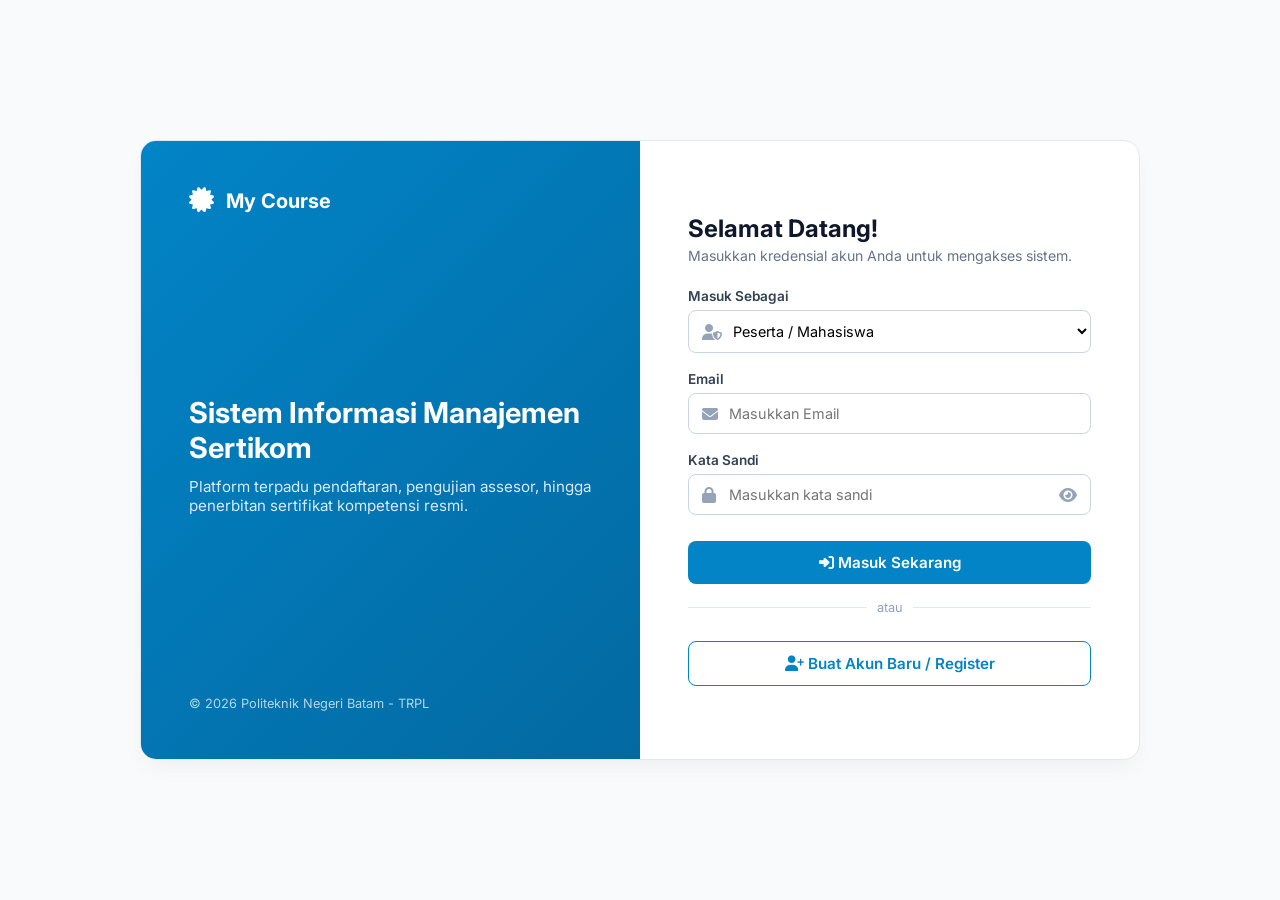
<file: index.html>
<!DOCTYPE html>
<html lang="id">
<head>
    <meta charset="UTF-8">
    <meta name="viewport" content="width=device-width, initial-scale=1.0">
    <title>Sistem Manajemen Sertikom</title>
    <link href="https://fonts.googleapis.com/css2?family=Inter:wght@300;400;500;600;700&display=swap" rel="stylesheet">
    <link rel="stylesheet" href="https://cdnjs.cloudflare.com/ajax/libs/font-awesome/6.4.0/css/all.min.css">
    <style>
        * { margin: 0; padding: 0; box-sizing: border-box; font-family: 'Inter', sans-serif; }
        body { background-color: #f8fafc; min-height: 100vh; display: flex; align-items: center; justify-content: center; }
        .login-wrapper { display: flex; width: 100%; max-width: 1000px; min-height: 620px; background: #fff; border-radius: 16px; box-shadow: 0 10px 25px -5px rgba(0,0,0,0.05); overflow: hidden; margin: 20px; border: 1px solid #e2e8f0; }
        .login-banner { flex: 1; background: linear-gradient(135deg, #0284c7 0%, #0369a1 100%); color: #fff; padding: 48px; display: flex; flex-direction: column; justify-content: space-between; }
        .brand-logo { display: flex; align-items: center; gap: 12px; font-size: 1.25rem; font-weight: 700; }
        .login-form-container { flex: 1; padding: 48px; display: flex; flex-direction: column; justify-content: center; overflow-y: auto; }
        .form-group { margin-bottom: 18px; display: flex; flex-direction: column; gap: 6px; }
        label { font-size: 0.85rem; font-weight: 600; color: #334155; }
        .input-icon-wrapper { position: relative; display: flex; align-items: center; }
        .input-icon-wrapper i.left-icon { position: absolute; left: 14px; color: #94a3b8; }
        .input-icon-wrapper i.toggle-password { position: absolute; right: 14px; color: #94a3b8; cursor: pointer; }
        input, select { width: 100%; padding: 11px 14px 11px 40px; border: 1px solid #cbd5e1; border-radius: 8px; font-size: 0.9rem; outline: none; background-color: #fff; }
        input:focus, select:focus { border-color: #0284c7; box-shadow: 0 0 0 3px #e0f2fe; }
        
        /* Style Tombol */
        .btn-primary { width: 100%; padding: 12px; background-color: #0284c7; color: #fff; border: none; border-radius: 8px; font-size: 0.95rem; font-weight: 600; cursor: pointer; transition: background-color 0.2s; }
        .btn-primary:hover { background-color: #0369a1; }
        
        .btn-outline { width: 100%; padding: 12px; background-color: transparent; color: #0284c7; border: 1px solid #0284c7; border-radius: 8px; font-size: 0.95rem; font-weight: 600; cursor: pointer; transition: all 0.2s; margin-top: 10px; }
        .btn-outline:hover { background-color: #f0f9ff; }

        .divider { display: flex; align-items: center; text-align: center; margin: 16px 0; color: #94a3b8; font-size: 0.8rem; }
        .divider::before, .divider::after { content: ''; flex: 1; border-bottom: 1px solid #e2e8f0; }
        .divider span { padding: 0 10px; }

        .switch-form-text { text-align: center; margin-top: 16px; font-size: 0.88rem; color: #64748b; }
        .switch-form-text a { color: #0284c7; font-weight: 600; text-decoration: none; cursor: pointer; }
        .switch-form-text a:hover { text-decoration: underline; }
        .hidden { display: none !important; }
        @media (max-width: 768px) { .login-banner { display: none; } .login-wrapper { max-width: 450px; } }
    </style>
</head>
<body>
    <div class="login-wrapper">
        <!-- Banner Left Side -->
        <div class="login-banner">
            <div class="brand-logo"><i class="fa-solid fa-certificate fa-lg"></i><span>My Course</span></div>
            <div>
                <h2 style="font-size: 1.8rem; font-weight: 700; margin-bottom: 12px;">Sistem Informasi Manajemen Sertikom</h2>
                <p style="font-size: 0.95rem; opacity: 0.85;">Platform terpadu pendaftaran, pengujian assesor, hingga penerbitan sertifikat kompetensi resmi.</p>
            </div>
            <div style="font-size: 0.8rem; opacity: 0.7;">&copy; 2026 Politeknik Negeri Batam - TRPL</div>
        </div>

        <!-- Right Side Form Container -->
        <div class="login-form-container">
            
            <!-- FORM LOGIN -->
            <div id="loginSection">
                <div style="margin-bottom: 24px;">
                    <h3 style="font-size: 1.5rem; font-weight: 700; color: #0f172a;">Selamat Datang!</h3>
                    <p style="font-size: 0.88rem; color: #64748b; margin-top: 4px;">Masukkan kredensial akun Anda untuk mengakses sistem.</p>
                </div>

                <form id="loginForm">
                    <div class="form-group">
                        <label for="roleSelect">Masuk Sebagai</label>
                        <div class="input-icon-wrapper">
                            <i class="fa-solid fa-user-shield left-icon"></i>
                            <select name="role" id="roleSelect" required>
                                <option value="peserta" selected>Peserta / Mahasiswa</option>
                                <option value="assesor">Assesor / Penguji</option>
                                <option value="operator">Operator / Admin Jurusan</option>
                            </select>
                        </div>
                    </div>


                    <div class="form-group">
                        <label for="Email">Email</label>
                        <div class="input-icon-wrapper">
                            <i class="fa-solid fa-envelope left-icon"></i>
                            <input type="email" id="username" name="username" placeholder="Masukkan Email" required autocomplete="off">
                        </div>
                    </div>

                    <div class="form-group">
                        <label for="password">Kata Sandi</label>
                        <div class="input-icon-wrapper">
                            <i class="fa-solid fa-lock left-icon"></i>
                            <input type="password" id="password" name="password" placeholder="Masukkan kata sandi" required>
                            <i class="fa-solid fa-eye toggle-password" onclick="togglePassword('password', this)"></i>
                        </div>
                    </div>

                    <!-- TOMBOL LOGIN UTAMA -->
                    <button type="submit" class="btn-primary" style="margin-top: 8px;">
                        <i class="fa-solid fa-right-to-bracket"></i> Masuk Sekarang
                    </button>
                </form>

                <div class="divider">
                    <span>atau</span>
                </div>

                <!-- TOMBOL REGISTER KHUSUS -->
                <button type="button" class="btn-outline" onclick="toggleForm('register')">
                    <i class="fa-solid fa-user-plus"></i> Buat Akun Baru / Register
                </button>
            </div>

            <!-- FORM REGISTRASI -->
            <div id="registerSection" class="hidden">
                <div style="margin-bottom: 24px;">
                    <h3 style="font-size: 1.5rem; font-weight: 700; color: #0f172a;">Pendaftaran Akun</h3>
                    <p style="font-size: 0.88rem; color: #64748b; margin-top: 4px;">Lengkapi data diri Anda untuk mendaftar ke sistem.</p>
                </div>

                <div class="form-group">
                        <label for="regRole">Daftar Sebagai</label>
                        <div class="input-icon-wrapper">
                            <i class="fa-solid fa-user-gear left-icon"></i>
                            <select name="regRole" id="regRole" required>
                                <option value="peserta" selected>Peserta / Mahasiswa</option>
                            </select>
                        </div>
                    </div>

                <form id="registerForm">
                    <div class="form-group">
                        <label for="regFullName">Nama Lengkap</label>
                        <div class="input-icon-wrapper">
                            <i class="fa-solid fa-user left-icon"></i>
                            <input type="text" id="regFullName" name="fullName" placeholder="Masukkan nama lengkap" required autocomplete="off">
                        </div>
                    </div>

                    <form id="registerForm">
                    <div class="form-group">
                        <label for="regFullName">NIM</label>
                        <div class="input-icon-wrapper">
                            <i class="fa-solid fa-user left-icon"></i>
                            <input type="number" id="regFullName" name="fullName" placeholder="Masukkan NIM" required autocomplete="off">
                        </div>
                    </div>

                    <form id="registerForm">
                    <div class="form-group">
                        <label for="regFullName">Nomor Telepon</label>
                        <div class="input-icon-wrapper">
                            <i class="fa-solid fa-user left-icon"></i>
                            <input type="number" id="regFullName" name="fullName" placeholder="Masukkan nama lengkap" required autocomplete="off">
                        </div>
                    </div>

                    <div class="form-group">
                        <label for="regEmail">Email</label>
                        <div class="input-icon-wrapper">
                            <i class="fa-solid fa-envelope left-icon"></i>
                            <input type="text" id="regEmail" name="email" placeholder="contoh@polibatam.ac.id" required autocomplete="off">
                        </div>
                    </div>


                    <div class="form-group">
                        <label for="regPassword">Kata Sandi</label>
                        <div class="input-icon-wrapper">
                            <i class="fa-solid fa-lock left-icon"></i>
                            <input type="password" id="regPassword" name="regPassword" placeholder="Minimal 6 karakter" required>
                            <i class="fa-solid fa-eye toggle-password" onclick="togglePassword('regPassword', this)"></i>
                        </div>
                    </div>

                    <button type="submit" class="btn-primary" style="margin-top: 8px;">
                        <i class="fa-solid fa-check-circle"></i> Selesaikan Pendaftaran
                    </button>
                </form>

                <p class="switch-form-text">
                    Sudah memiliki akun? <a onclick="toggleForm('login')">Kembali ke Login</a>
                </p>
            </div>

        </div>
    </div>

    <script>
        // Toggle Show/Hide Password
        function togglePassword(inputId, iconElement) {
            const input = document.getElementById(inputId);
            if (input.type === 'password') {
                input.type = 'text';
                iconElement.classList.replace('fa-eye', 'fa-eye-slash');
            } else {
                input.type = 'password';
                iconElement.classList.replace('fa-eye-slash', 'fa-eye');
            }
        }

        // Fungsi Beralih Antara Login dan Register
        function toggleForm(target) {
            const loginSection = document.getElementById('loginSection');
            const registerSection = document.getElementById('registerSection');

            if (target === 'register') {
                loginSection.classList.add('hidden');
                registerSection.classList.remove('hidden');
            } else {
                registerSection.classList.add('hidden');
                loginSection.classList.remove('hidden');
            }
        }

        // Handling Login Submit
        document.getElementById('loginForm').addEventListener('submit', function(e) {
            e.preventDefault(); 
            
            const role = document.getElementById('roleSelect').value;
            const username = document.getElementById('username').value;
            
            localStorage.setItem('userRole', role);
            localStorage.setItem('username', username);

            const dashboardMap = {
                'peserta': 'dashboard_peserta.html',
                'assesor': 'dashboard_assesor.html',
                'operator': 'dashboard_operator.html'
            };

            if (dashboardMap[role]) {
                window.location.href = dashboardMap[role];
            } else {
                alert('Role tidak valid!');
            }
        });

        // Handling Register Submit
        document.getElementById('registerForm').addEventListener('submit', function(e) {
            e.preventDefault();

            const fullName = document.getElementById('regFullName').value;
            const email = document.getElementById('regEmail').value;
            const role = document.getElementById('regRole').value;

            alert(`Pendaftaran berhasil!\nNama: ${fullName}\nRole: ${role}\n\nSilakan masuk menggunakan akun Anda.`);
            
            document.getElementById('roleSelect').value = role;
            document.getElementById('username').value = email;
            toggleForm('login');
        });
    </script>
</body>
</html>
</file>
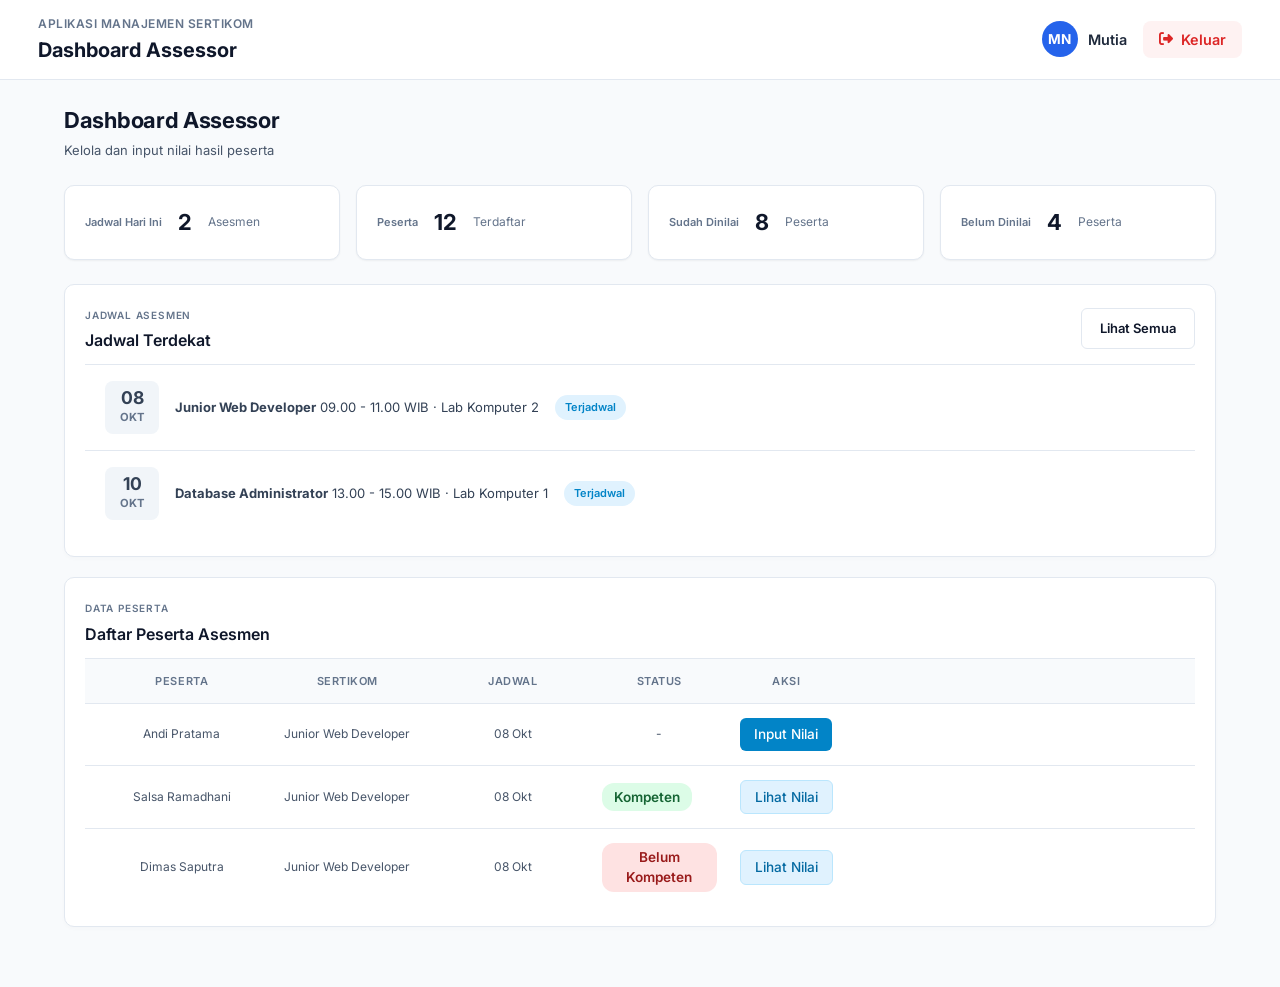
<file: dashboard_assesor.html>
<!DOCTYPE html>
<html lang="id">
<head>
    <meta charset="UTF-8">
    <meta name="viewport" content="width=device-width, initial-scale=1.0">
    <title>My Course - Dashboard Assessor</title>
    <link rel="stylesheet" href="style.css">
    <link rel="stylesheet" href="https://cdnjs.cloudflare.com/ajax/libs/font-awesome/6.4.0/css/all.min.css">
    <style>
        /* 1. RESET MARGIN & PADDING UNTUK HEADER FULL SIDES/TOP */
        * {
            box-sizing: border-box;
        }

        html, body {
            margin: 0 !important;
            padding: 0 !important;
            width: 100% !important;
        }

        body {
            display: block;
            background: #f8fafc;
        }

        /* Paksa pembungkus utama tidak memberikan jarak di bagian atas & samping header */
        .app, .main {
            padding-top: 0 !important;
            padding-left: 0 !important;
            padding-right: 0 !important;
            margin: 0 !important;
            width: 100% !important;
        }

        .main {
            min-height: 100vh;
            background: #f8fafc;
        }

        .topbar {
            min-height: 80px;
            margin: 0 !important;
            border-radius: 0 !important;
            width: 100% !important;
            padding: 14px clamp(16px, 3vw, 40px);
            gap: 16px;
        }

        @media (max-width: 650px) {
            .topbar {
                align-items: flex-start;
                flex-direction: column;
                padding-top: 14px;
                padding-bottom: 14px;
            }

            .top-right {
                width: 100%;
                justify-content: space-between;
            }
        }

        /* Memberikan jarak untuk isi halaman di bawah topbar agar tidak mepet ke pinggir layar */
        .page {
            padding: 20px 24px;
            display: none !important;
        }

        .page.active {
            display: block !important;
        }

        /* 2. PENYESUAIAN UKURAN TOMBOL TUTUP MODAL */
        .btn-modal-close {
            display: block;
            width: 100%;
            max-width: 120px; /* Batasi lebar maksimal tombol */
            margin: 20px auto 0 auto; /* Posisi di tengah */
            padding: 8px 16px;
            font-size: 14px;
            text-align: center;
        }

        /* Detail Nilai & Hasil Keputusan Berdampingan */
        .view-score-grid {
            display: grid;
            grid-template-columns: 1fr 1fr;
            gap: 16px;
            margin-bottom: 20px;
        }

        .detail-item {
            background-color: #f8fafc;
            border: 1px solid #e2e8f0;
            border-radius: 8px;
            padding: 14px 16px;
            display: flex;
            flex-direction: column;
            justify-content: center;
            align-items: flex-start;
        }

        .detail-item small {
            color: #64748b;
            font-size: 13px;
            font-weight: 500;
        }

        .detail-item strong {
            font-size: 24px;
            color: #0f172a;
            margin-top: 4px;
        }

        /* Tombol Tutup Memanjang di Bawah */
        .btn-full-close {
            width: 100% !important;
            max-width: 100% !important;
            padding: 10px;
            font-size: 14px;
            border-radius: 6px;
            cursor: pointer;
        }
    </style>
</head>
<body>

<div class="app">

    <!-- MAIN -->
    <main class="main">

        <!-- TOPBAR -->
        <header class="topbar" >
            <div>
                <span class="top-label">APLIKASI MANAJEMEN SERTIKOM</span>
                <h2 id="pageTitle">Dashboard Assessor</h2>
            </div>

            <div class="top-right">
                <div class="top-user">
                    <div class="avatar small">MN</div>
                    <span>Mutia</span>
                </div>
                <a href="index.html" class="btn-logout">
                    <i class="fa-solid fa-right-from-bracket"></i> Keluar
                </a>
            </div>
        </header>

        <!-- 1. DASHBOARD ASSESSOR (HALAMAN UTAMA) -->
        <section id="assessor" class="page active">
            <div class="page-head">
                <div>
                    <h1>Dashboard Assessor</h1>
                    <p>Kelola dan input nilai hasil peserta</p>
                </div>
            </div>

            <!-- RINGKASAN STATISTIK -->
            <div class="role-stats">
                <div class="role-stat">
                    <span>Jadwal Hari Ini</span>
                    <strong>2</strong>
                    <small>Asesmen</small>
                </div>
                <div class="role-stat">
                    <span>Peserta</span>
                    <strong>12</strong>
                    <small>Terdaftar</small>
                </div>
                <div class="role-stat">
                    <span>Sudah Dinilai</span>
                    <strong>8</strong>
                    <small>Peserta</small>
                </div>
                <div class="role-stat">
                    <span>Belum Dinilai</span>
                    <strong>4</strong>
                    <small>Peserta</small>
                </div>
            </div>

            <!-- JADWAL TERDEKAT -->
            <div class="card">
                <div class="card-head">
                    <div>
                        <span class="label">JADWAL ASESMEN</span>
                        <h3>Jadwal Terdekat</h3>
                    </div>
                    <button type="button" class="secondary" onclick="showPage('schedulePage')">Lihat Semua</button>
                </div>

                <div class="assessor-schedule">
                    <div class="schedule-row">
                        <div class="schedule-date"><b>08</b><small>OKT</small></div>
                        <div>
                            <b>Junior Web Developer</b>
                            <span>09.00 - 11.00 WIB · Lab Komputer 2</span>
                        </div>
                        <span class="status blue-status">Terjadwal</span>
                    </div>
                    <div class="schedule-row">
                        <div class="schedule-date"><b>10</b><small>OKT</small></div>
                        <div>
                            <b>Database Administrator</b>
                            <span>13.00 - 15.00 WIB · Lab Komputer 1</span>
                        </div>
                        <span class="status blue-status">Terjadwal</span>
                    </div>
                </div>
            </div>

            <!-- TABEL PESERTA -->
            <div class="card assessor-table-card">
                <div class="card-head">
                    <div>
                        <span class="label">DATA PESERTA</span>
                        <h3>Daftar Peserta Asesmen</h3>
                    </div>
                </div>
                <div class="simple-table">
                    <div class="simple-row table-title">
                        <span>Peserta</span>
                        <span>Sertikom</span>
                        <span>Jadwal</span>
                        <span>Status</span>
                        <span>Aksi</span>
                    </div>

                    <!-- Peserta 1 -->
                    <div class="simple-row">
                        <span>Andi Pratama</span>
                        <span>Junior Web Developer</span>
                        <span>08 Okt</span>
                        <span>-</span>
                        <div><button type="button" class="table-btn btn-action" onclick="openScoreForm('Andi Pratama')">Input Nilai</button></div>
                    </div>

                    <!-- Peserta 2 -->
                    <div class="simple-row">
                        <span>Salsa Ramadhani</span>
                        <span>Junior Web Developer</span>
                        <span>08 Okt</span>
                        <span class="status-badge kompeten">Kompeten</span>
                        <div><button type="button" class="table-btn btn-action btn-outline" onclick="openViewScore('Salsa Ramadhani', 'Kompeten', 85)">Lihat Nilai</button></div>
                    </div>

                    <!-- Peserta 3 -->
                    <div class="simple-row">
                        <span>Dimas Saputra</span>
                        <span>Junior Web Developer</span>
                        <span>08 Okt</span>
                        <span class="status-badge belum-kompeten">Belum Kompeten</span>
                        <div><button type="button" class="table-btn btn-action btn-outline" onclick="openViewScore('Dimas Saputra', 'Belum Kompeten', 60)">Lihat Nilai</button></div>
                    </div>
                </div>
            </div>

            <!-- MODAL 1: INPUT NILAI -->
            <div id="scorePanel" class="modal-panel">
                <div class="modal-card">
                    <div class="modal-head">
                        <div>
                            <span class="label">FORM PENILAIAN</span>
                            <h2 id="scoreStudent">Input Nilai Peserta</h2>
                        </div>
                        <button type="button" class="close-btn" onclick="closeScoreForm()">&times;</button>
                    </div>

                    <form class="modal-body" style="margin-top: 15px;">
                        <div class="form-group" style="margin-bottom: 15px;">
                            <label for="scoreTheory" style="display: block; margin-bottom: 5px; font-weight: 500;">Nilai Akhir</label>
                            <input id="scoreTheory" type="number" min="0" max="100" placeholder="0 - 100" style="width: 100%; padding: 8px; border-radius: 6px; border: 1px solid #cbd5e1;">
                        </div>

                        <div class="form-group" style="margin-bottom: 20px;">
                            <label for="scoreResult" style="display: block; margin-bottom: 5px; font-weight: 500;">Hasil</label>
                            <select id="scoreResult" style="width: 100%; padding: 8px; border-radius: 6px; border: 1px solid #cbd5e1;">
                                <option value="Kompeten">Kompeten</option>
                                <option value="Belum Kompeten">Belum Kompeten</option>
                            </select>
                        </div>

                        <button type="button" class="primary btn-modal-close" onclick="saveScore()">Simpan</button>
                    </form>
                </div>
            </div>

            <!-- MODAL 2: LIHAT NILAI -->
            <!-- MODAL 2: LIHAT NILAI -->
<div id="viewScorePanel" class="modal-panel">
    <div class="modal-card">
        <div class="modal-head">
            <div>
                <span class="label">HASIL PENILAIAN</span>
                <h2 id="viewStudentName">Detail Nilai Peserta</h2>
            </div>
            <button type="button" class="close-btn" onclick="closeViewScore()">&times;</button>
        </div>
        
        <div class="modal-body" style="margin-top: 15px;">
            <!-- Grid 2 kolom untuk Nilai Akhir & Hasil Keputusan -->
            <div class="view-score-grid">
                <div class="detail-item">
                    <small>Nilai Akhir</small>
                    <strong id="viewTheory">0</strong>
                </div>

                <div class="detail-item">
                    <small>Hasil Keputusan</small>
                    <div style="margin-top: 6px;">
                        <span id="viewResultBadge" class="status-badge">Kompeten</span>
                    </div>
                </div>
            </div>

            <!-- Tombol Tutup Memanjang Penuh di Bawah -->
            <button type="button" class="secondary btn-full-close" onclick="closeViewScore()">Tutup</button>
        </div>
    </div>
</div>
        </section>

        <!-- 2. HALAMAN DAFTAR JADWAL (TERSEMBUNYI SECARA DEFAULT) -->
        <section id="schedulePage" class="page">
            <div class="page-head" style="display: flex; justify-content: space-between; align-items: center; margin-bottom: 20px;">
                <div>
                    <span class="role-label assessor-label">ASSESSOR</span>
                    <h1>Daftar Semua Jadwal Asesmen</h1>
                    <p>Kelola dan lihat seluruh jadwal asesmen mendatang.</p>
                </div>
                <button type="button" class="secondary" onclick="showPage('assessor')">
                    <i class="fa-solid fa-arrow-left"></i> Kembali ke Dashboard
                </button>
            </div>

            <div class="card">
                <div class="assessor-schedule">
                    <div class="schedule-row" style="display: flex; align-items: center; justify-content: space-between; padding: 12px 0; border-bottom: 1px solid #e2e8f0;">
                        <div style="display: flex; align-items: center; gap: 16px;">
                            <div class="schedule-date"><b>08</b><small>OKT</small></div>
                            <div>
                                <b>Junior Web Developer</b>
                                <div><small style="color: #64748b;">09.00 - 11.00 WIB · Lab Komputer 2</small></div>
                            </div>
                        </div>
                        <span class="status blue-status">Terjadwal</span>
                    </div>

                    <div class="schedule-row" style="display: flex; align-items: center; justify-content: space-between; padding: 12px 0; border-bottom: 1px solid #e2e8f0;">
                        <div style="display: flex; align-items: center; gap: 16px;">
                            <div class="schedule-date"><b>10</b><small>OKT</small></div>
                            <div>
                                <b>Cyber Security Analyst</b>
                                <div><small style="color: #64748b;">13.00 - 15.00 WIB · Lab Komputer 1</small></div>
                            </div>
                        </div>
                        <span class="status blue-status">Terjadwal</span>
                    </div>

                    <div class="schedule-row" style="display: flex; align-items: center; justify-content: space-between; padding: 12px 0; border-bottom: 1px solid #e2e8f0;">
                        <div style="display: flex; align-items: center; gap: 16px;">
                            <div class="schedule-date"><b>11</b><small>OKT</small></div>
                            <div>
                                <b>Mobile Application Developer</b>
                                <div><small style="color: #64748b;">09.00 - 12.00 WIB · Lab Komputer 3</small></div>
                            </div>
                        </div>
                        <span class="status blue-status">Terjadwal</span>
                    </div>

                    <div class="schedule-row" style="display: flex; align-items: center; justify-content: space-between; padding: 12px 0; border-bottom: 1px solid #e2e8f0;">
                        <div style="display: flex; align-items: center; gap: 16px;">
                            <div class="schedule-date"><b>16</b><small>OKT</small></div>
                            <div>
                                <b>Network Engineer</b>
                                <div><small style="color: #64748b;">13.00 - 15.00 WIB · Lab Komputer 1</small></div>
                            </div>
                        </div>
                        <span class="status blue-status">Terjadwal</span>
                    </div>

                    <div class="schedule-row" style="display: flex; align-items: center; justify-content: space-between; padding: 12px 0; border-bottom: 1px solid #e2e8f0;">
                        <div style="display: flex; align-items: center; gap: 16px;">
                            <div class="schedule-date"><b>10</b><small>OKT</small></div>
                            <div>
                                <b>Data Analyst</b>
                                <div><small style="color: #64748b;">13.00 - 15.00 WIB · Lab Komputer 1</small></div>
                            </div>
                        </div>
                        <span class="status blue-status">Terjadwal</span>
                    </div>

                </div>
            </div>
        </section>

    </main>
</div>

<script>
    function showPage(pageId) {
        document.querySelectorAll('.page').forEach(page => {
            page.classList.remove('active');
        });

        const selectedPage = document.getElementById(pageId);
        if (selectedPage) {
            selectedPage.classList.add('active');
        }
    }

    function openScoreForm(studentName) {
        document.getElementById('scoreStudent').innerText = 'Nilai: ' + studentName;
        document.getElementById('scorePanel').classList.add('active');
    }

    function closeScoreForm() {
        document.getElementById('scorePanel').classList.remove('active');
    }

    function saveScore() {
        alert('Nilai berhasil disimpan!');
        closeScoreForm();
    }

    function openViewScore(name, result, score) {
        document.getElementById('viewStudentName').innerText = 'Detail Nilai: ' + name;
        document.getElementById('viewTheory').innerText = score;
        
        const badge = document.getElementById('viewResultBadge');
        badge.innerText = result;
        badge.className = 'status-badge ' + (result === 'Kompeten' ? 'kompeten' : 'belum-kompeten');
        
        document.getElementById('viewScorePanel').classList.add('active');
    }

    function closeViewScore() {
        document.getElementById('viewScorePanel').classList.remove('active');
    }
</script>

</body>
</html>
</file>
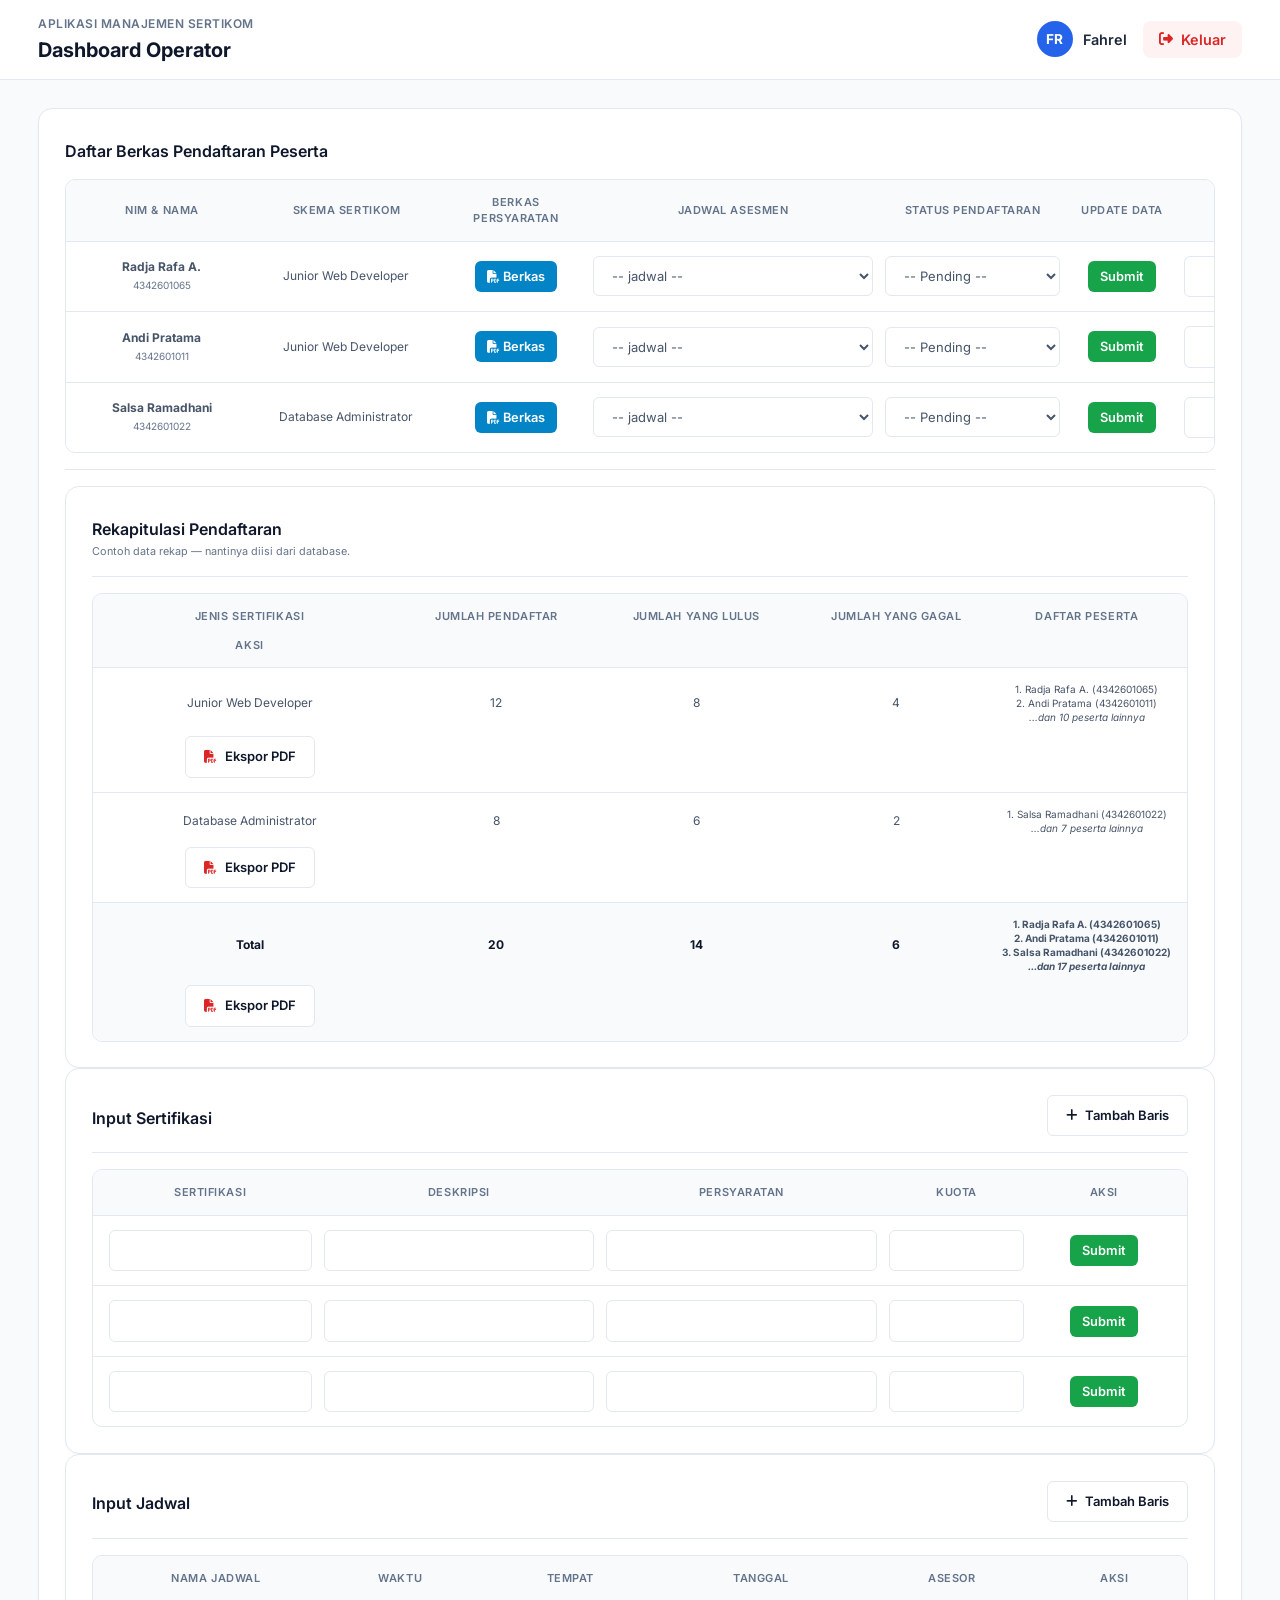
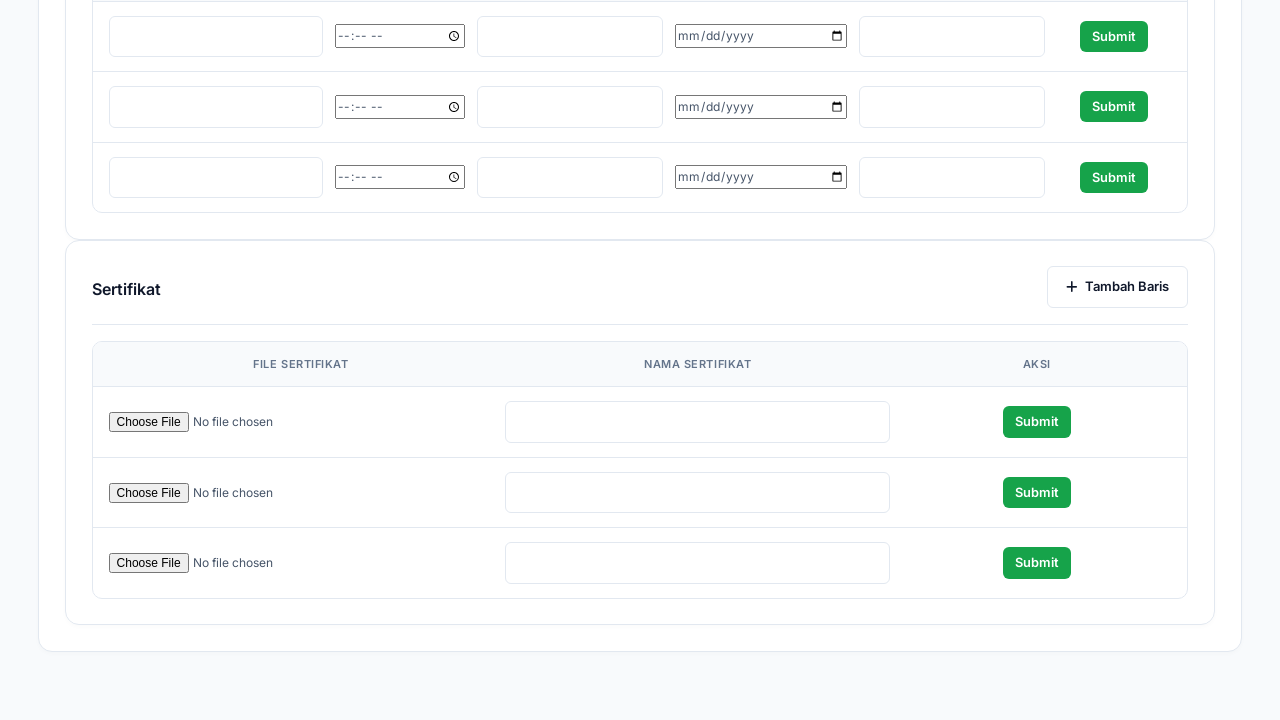
<file: dashboard_operator.html>
<!DOCTYPE html>
<html lang="id">

<head>
    <meta charset="UTF-8">
    <meta name="viewport" content="width=device-width, initial-scale=1.0">
    <link rel="stylesheet" href="style.css">
    <link rel="stylesheet" href="https://cdnjs.cloudflare.com/ajax/libs/font-awesome/6.4.0/css/all.min.css">
    <title>Dashboard Operator - Manajemen Sertikom</title>
    <style>
        * {
            box-sizing: border-box;
        }

        html,
        body {
            margin: 0 !important;
            padding: 0 !important;
            width: 100% !important;
        }

        .app,
        .main {
            padding-top: 0 !important;
            padding-left: 0 !important;
            padding-right: 0 !important;
            margin: 0 !important;
            width: 100% !important;
        }

        body {
            display: block;
            background: #f8fafc;
        }

        .main {
            min-height: 100vh;
            background: #f8fafc;
        }

        .topbar {
            min-height: 80px;
            margin: 0 !important;
            border-radius: 0 !important;
            width: 100% !important;
            padding: 14px clamp(16px, 3vw, 40px);
            gap: 16px;
        }

        #admin.operator-page {
            display: flex !important;
            flex-direction: column;
            gap: 24px;
            width: 100%;
            max-width: 1480px;
            margin: 0 auto !important;
            padding: 28px clamp(16px, 3vw, 40px) 48px;
        }

        #admin.operator-page .admin-table-card {
            width: 100%;
            margin: 0 !important;
            padding: clamp(18px, 2vw, 28px);
            border-radius: 14px;
        }

        #admin.operator-page .card-head {
            flex-wrap: wrap;
            padding-bottom: 16px;
            margin-bottom: 16px;
        }

        .card-actions {
            display: flex;
            flex-wrap: wrap;
            align-items: center;
            gap: 10px;
        }

        #admin.operator-page .simple-table {
            border: 1px solid #e2e8f0;
            border-radius: 10px;
            background: #fff;
            scrollbar-width: thin;
        }

        #admin.operator-page .simple-table.has-row-scroll {
            max-height: 420px;
            overflow: auto;
            overscroll-behavior: contain;
        }

        #admin.operator-page .simple-table.has-row-scroll .table-title {
            position: sticky;
            top: 0;
            z-index: 2;
        }

        #admin.operator-page .simple-row {
            gap: 12px;
            padding: 14px 16px;
        }

        #admin.operator-page .table-verifikasi .simple-row {
            grid-template-columns: 160px 185px 130px 280px 175px 100px 200px;
            min-width: 1122px;
            text-align: center;
        }

        #admin.operator-page .table-rekap .simple-row {
            grid-template-columns: minmax(180px, 1.5fr) repeat(3, minmax(150px, 1fr));
            min-width: 700px;
        }

        #admin.operator-page #table-rekap-pendaftaran .simple-row {
            grid-template-columns: minmax(180px, 1.5fr) repeat(3, minmax(150px, 1fr)) minmax(140px, .9fr);
            min-width: 850px;
        }

        #admin.operator-page .table-input-sertifikasi .simple-row {
            grid-template-columns: minmax(150px, 1.2fr) minmax(200px, 1.6fr) minmax(200px, 1.6fr) minmax(110px, .8fr) minmax(110px, .8fr);
            min-width: 900px;
        }

        #admin.operator-page .table-input-jadwal .simple-row {
            grid-template-columns: minmax(180px, 1.5fr) minmax(130px, .9fr) minmax(170px, 1.3fr) minmax(160px, 1.2fr) minmax(170px, 1.3fr) minmax(110px, .8fr);
            min-width: 980px;
        }

        #admin.operator-page .table-input-sertifikat .simple-row {
            grid-template-columns: minmax(220px, 1fr) minmax(220px, 1fr) minmax(110px, .7fr);
            min-width: 650px;
        }

        #admin.operator-page .simple-row>span,
        #admin.operator-page .simple-row>div {
            min-width: 0;
        }

        #admin.operator-page .rekap-total {
            background: #f8fafc;
            color: #0f172a;
            font-weight: 700;
        }

        #admin.operator-page .simple-row select,
        #admin.operator-page .simple-row input {
            min-width: 0;
            width: 100%;
        }

        #admin.operator-page .simple-row input[type="time"],
        #admin.operator-page .simple-row input[type="date"],
        #admin.operator-page .simple-row input[type="file"] {
            font: inherit;
            max-width: 100%;
        }

        #admin.operator-page .action-group {
            align-items: center;
        }

        #admin.operator-page .action-group button,
        #admin.operator-page .btn-secondary {
            white-space: nowrap;
            cursor: pointer;
        }

        @media (max-width: 650px) {
            .topbar {
                align-items: flex-start;
                flex-direction: column;
                padding-top: 14px;
                padding-bottom: 14px;
            }

            .top-right {
                width: 100%;
                justify-content: space-between;
            }

            #admin.operator-page {
                gap: 16px;
                padding-top: 18px;
            }

            #admin.operator-page .card-head {
                align-items: flex-start;
                flex-direction: column;
            }

            .card-actions {
                width: 100%;
            }

            .card-actions .btn-secondary {
                flex: 1;
            }
        }
    </style>
</head>

<body>

    <div class="app">
        <main class="main">
            <header class="topbar">
                <div>
                    <span class="top-label">APLIKASI MANAJEMEN SERTIKOM</span>
                    <h2 id="pageTitle">Dashboard Operator</h2>
                </div>

                <div class="top-right">
                    <div class="top-user">
                        <div class="avatar small">FR</div>
                        <span>Fahrel</span>
                    </div>
                    <a href="index.html" class="btn-logout">
                        <i class="fa-solid fa-right-from-bracket"></i> Keluar
                    </a>
                </div>
            </header>

            <section id="admin" class="page role-page operator-page active">

                <!-- TABEL VERIFIKASI BERKAS PESERTA -->
<div class="card admin-table-card">
    <div class="card-head">
        <div>
            <h3>Daftar Berkas Pendaftaran Peserta</h3>
        <!-- </div>
        <div class="card-actions">
            <button class="btn-primary" type="button" onclick="exportDataPeserta()">
                <i class="fa-solid fa-file-export"></i> Ekspor Data Peserta
            </button>
        </div> -->
    </div>

    <div class="simple-table table-verifikasi">
        <div class="simple-row table-title">
            <span>NIM & Nama</span>
            <span>Skema Sertikom</span>
            <span>Berkas Persyaratan</span>
            <span>Jadwal Asesmen</span>
            <span>Status Pendaftaran</span>
            <span>Update Data</span>
            <span>Aksi</span>
        </div>

        <!-- BARIS 1 -->
        <div class="simple-row" id="row-1">
            <div>
                <b>Radja Rafa A.</b><br>
                <small style="color:#64748b;">4342601065</small>
            </div>
            <span>Junior Web Developer</span>
            <div class="action-group">
                <button class="btn-action-view" onclick="previewFile('Berkas.pdf')">
                    <i class="fa-solid fa-file-pdf"></i> Berkas
                </button>
            </div>
            <div>
                <select>
                    <option value="" disabled selected>-- jadwal --</option>
                    <option value="Terdaftar">Junior Web Development : 10-10-2026 08:00 Lab Komputer A</option>
                    <option value="ditolak">Junior Web Development : 15-10-2026 09:00 Lab Komputer B</option>
                </select>
            </div>
            <div class="action-group">
                <select>
                    <option value="" disabled selected>-- Pending --</option>
                    <option value="Terdaftar">Terdaftar</option>
                    <option value="ditolak">Ditolak</option>
                </select>
            </div>
            <div class="action-group">
                <button class="btn-action-approve" onclick="submitDataRow(this)">Submit</button>
            </div>
            <button class="btn-secondary" type="button" onclick="exportDataRow(this)">
                                    <i class="fa-solid fa-file-pdf" style="color: #dc2626;"></i> Ekspor PDF
                                </button>
        </div>

        <!-- BARIS 2 -->
        <div class="simple-row" id="row-2">
            <div>
                <b>Andi Pratama</b><br>
                <small style="color:#64748b;">4342601011</small>
            </div>
            <span>Junior Web Developer</span>
            <div class="action-group">
                <button class="btn-action-view" onclick="previewFile('Berkas.jpg')">
                    <i class="fa-solid fa-file-pdf"></i> Berkas
                </button>
            </div>
            <div>
                <select>
                    <option value="" disabled selected>-- jadwal --</option>
                    <option value="Terdaftar">Junior Web Development : 10-10-2026 08:00 Lab Komputer A</option>
                    <option value="ditolak">Junior Web Development : 15-10-2026 09:00 Lab Komputer B</option>
                </select>
            </div>
            <div class="action-group">
                <select>
                    <option value="" disabled selected>-- Pending --</option>
                    <option value="Terdaftar">Terdaftar</option>
                    <option value="ditolak">Ditolak</option>
                </select>
            </div>
            <div class="action-group">
                <button class="btn-action-approve" onclick="submitDataRow(this)">Submit</button>
            </div>
            <button class="btn-secondary" type="button" onclick="exportDataRow(this)">
                                    <i class="fa-solid fa-file-pdf" style="color: #dc2626;"></i> Ekspor PDF
                                </button>
        </div>

        <!-- BARIS 3 -->
        <div class="simple-row" id="row-3">
            <div>
                <b>Salsa Ramadhani</b><br>
                <small style="color:#64748b;">4342601022</small>
            </div>
            <span>Database Administrator</span>
            <div class="action-group">
                <button class="btn-action-view" onclick="previewFile('Berkas.pdf')">
                    <i class="fa-solid fa-file-pdf"></i> Berkas
                </button>
            </div>
            <div>
                <select>
                    <option value="" disabled selected>-- jadwal --</option>
                    <option value="Terdaftar">Junior Web Development : 10-10-2026 08:00 Lab Komputer A</option>
                    <option value="ditolak">Junior Web Development : 15-10-2026 09:00 Lab Komputer B</option>
                </select>
            </div>
            <div class="action-group">
                <select>
                    <option value="" disabled selected>-- Pending --</option>
                    <option value="Terdaftar">Terdaftar</option>
                    <option value="ditolak">Ditolak</option>
                </select>
            </div>
            <div class="action-group">
                <button class="btn-action-approve" onclick="submitDataRow(this)">Submit</button>
            </div>
            <button class="btn-secondary" type="button" onclick="exportDataRow(this)">
                                    <i class="fa-solid fa-file-pdf" style="color: #dc2626;"></i> Ekspor PDF
                                </button>
        </div>
    </div>
</div>

                <!-- REKAP JUMLAH DAN DAFTAR PESERTA -->
                <div class="card admin-table-card">
                    <div class="card-head">
                        <div>
                            <h3>Rekapitulasi Pendaftaran</h3>
                            <small style="color:#64748b;">Contoh data rekap — nantinya diisi dari database.</small>
                        </div>
                    </div>

                    <div class="simple-table table-rekap" id="table-rekap-pendaftaran">
                        <div class="simple-row table-title">
                            <span>Jenis Sertifikasi</span>
                            <span>Jumlah Pendaftar</span>
                            <span>Jumlah Yang Lulus</span>
                            <span>Jumlah Yang Gagal</span>
                            <span>Daftar Peserta</span>
                            <span>Aksi</span>
                        </div>
                        <div class="simple-row" data-example="true">
                            <span>Junior Web Developer</span>
                            <span>12</span>
                            <span>8</span>
                            <span>4</span>
                            <div>
                                <small style="color:#475569; display:block; line-height:1.4;">
                                    1. Radja Rafa A. (4342601065)<br>
                                    2. Andi Pratama (4342601011)<br>
                                    <em>...dan 10 peserta lainnya</em>
                                </small>
                            </div>
                            <span>
                                <button class="btn-secondary" type="button" onclick="exportRekapRow(this)">
                                    <i class="fa-solid fa-file-pdf" style="color: #dc2626;"></i> Ekspor PDF
                                </button>
                            </span>
                        </div>
                        <div class="simple-row" data-example="true">
                            <span>Database Administrator</span>
                            <span>8</span>
                            <span>6</span>
                            <span>2</span>
                            <div>
                                <small style="color:#475569; display:block; line-height:1.4;">
                                    1. Salsa Ramadhani (4342601022)<br>
                                    <em>...dan 7 peserta lainnya</em>
                                </small>
                            </div>
                            <span>
                                <button class="btn-secondary" type="button" onclick="exportRekapRow(this)">
                                    <i class="fa-solid fa-file-pdf" style="color: #dc2626;"></i> Ekspor PDF
                                </button>
                            </span>
                        </div>
                        <div class="simple-row rekap-total" data-example="true">
                            <span>Total</span>
                            <span>20</span>
                            <span>14</span>
                            <span>6</span>
                            <div>
                                <small style="color:#475569; display:block; line-height:1.4;">
                                    1. Radja Rafa A. (4342601065)<br>
                                    2. Andi Pratama (4342601011)<br>
                                    3. Salsa Ramadhani (4342601022)<br>
                                    <em>...dan 17 peserta lainnya</em>
                                </small>
                            </div>
                            <span>
                                <button class="btn-secondary" type="button" onclick="exportRekapRow(this)">
                                    <i class="fa-solid fa-file-pdf" style="color: #dc2626;"></i> Ekspor PDF
                                </button>
                            </span>
                        </div>
                    </div>
                </div>

                <!-- ini tabel input sertifikasi -->

                <div class="card admin-table-card">
                    <div class="card-head">
                        <div>
                            <h3>Input Sertifikasi</h3>
                        </div>
                        <div class="card-actions">
                            <button class="btn-secondary" type="button" onclick="addDataRow('sertifikasi')">
                                <i class="fa-solid fa-plus"></i> Tambah Baris
                            </button>
                        </div>
                    </div>

                    <div class="simple-table table-rekap table-input-sertifikasi" id="table-sertifikasi">
                        <div class="simple-row table-title">
                            <span>Sertifikasi</span>
                            <span>Deskripsi</span>
                            <span>Persyaratan</span>
                            <span>Kuota</span>
                            <span>Aksi</span>
                        </div>

                        <div class="simple-row">
                            <span><input type="text" aria-label="Sertifikasi"></span>
                            <span><input type="text" aria-label="Deskripsi"></span>
                            <span><input type="text" aria-label="Persyaratan"></span> 
                            <span><input type="number" aria-label="Kuota" min="0"></span>
                            <span><button class="btn-action-approve" type="button"
                                    onclick="submitDataRow(this)">Submit</button></span>
                        </div>

                        <div class="simple-row">
                            <span><input type="text" aria-label="Sertifikasi"></span>
                            <span><input type="text" aria-label="Deskripsi"></span>
                            <span><input type="text" aria-label="Persyaratan"></span>
                            <span><input type="number" aria-label="Kuota" min="0"></span>
                            <span><button class="btn-action-approve" type="button"
                                    onclick="submitDataRow(this)">Submit</button></span>
                        </div>

                        <div class="simple-row">
                            <span><input type="text" aria-label="Sertifikasi"></span>
                            <span><input type="text" aria-label="Deskripsi"></span>
                            <span><input type="text" aria-label="Persyaratan"></span>
                            <span><input type="number" aria-label="Kuota" min="0"></span>
                            <span><button class="btn-action-approve" type="button"
                                    onclick="submitDataRow(this)">Submit</button></span>
                        </div>

                    </div>
                </div>

                <!-- ini tabel input jadwal -->

                <div class="card admin-table-card">
                    <div class="card-head">
                        <div>
                            <h3>Input Jadwal</h3>
                        </div>
                        <div class="card-actions">
                            <button class="btn-secondary" type="button" onclick="addDataRow('jadwal')">
                                <i class="fa-solid fa-plus"></i> Tambah Baris
                            </button>
                        </div>
                    </div>

                    <div class="simple-table table-rekap table-input-jadwal" id="table-jadwal">
                        <div class="simple-row table-title">
                            <span>Nama Jadwal</span>
                            <span>Waktu</span>
                            <span>Tempat</span>
                            <span>Tanggal</span>
                            <span>Asesor</span>
                            <span>Aksi</span>
                        </div>

                        <div class="simple-row">
                            <span><input type="text" aria-label="Nama Jadwal"></span>
                            <span><input type="time" aria-label="Waktu"></span>
                            <span><input type="text" aria-label="Tempat"></span>
                            <span><input type="date" aria-label="Tanggal"></span>
                            <span><input type="text" aria-label="Asesor"></span>
                            <span><button class="btn-action-approve" type="button"
                                    onclick="submitDataRow(this)">Submit</button></span>
                        </div>

                        <div class="simple-row">
                            <span><input type="text" aria-label="Nama Jadwal"></span>
                            <span><input type="time" aria-label="Waktu"></span>
                            <span><input type="text" aria-label="Tempat"></span>
                            <span><input type="date" aria-label="Tanggal"></span>
                            <span><input type="text" aria-label="Asesor"></span>
                            <span><button class="btn-action-approve" type="button"
                                    onclick="submitDataRow(this)">Submit</button></span>
                        </div>

                        <div class="simple-row">
                            <span><input type="text" aria-label="Nama Jadwal"></span>
                            <span><input type="time" aria-label="Waktu"></span>
                            <span><input type="text" aria-label="Tempat"></span>
                            <span><input type="date" aria-label="Tanggal"></span>
                            <span><input type="text" aria-label="Asesor"></span>
                            <span><button class="btn-action-approve" type="button"
                                    onclick="submitDataRow(this)">Submit</button></span>
                        </div>

                    </div>
                </div>

                <!-- ini tabel input sertifikasi -->

                <div class="card admin-table-card">
                    <div class="card-head">
                        <div>
                            <h3>Sertifikat</h3>
                        </div>
                        <div class="card-actions">
                            <button class="btn-secondary" type="button" onclick="addDataRow('sertifikat')">
                                <i class="fa-solid fa-plus"></i> Tambah Baris
                            </button>
                        </div>
                    </div>

                    <div class="simple-table table-rekap table-input-sertifikat" id="table-sertifikat">
                        <div class="simple-row table-title">
                            <span>File Sertifikat</span>
                            <span>Nama Sertifikat</span>
                            <span>Aksi</span>
                        </div>
                        <div class="simple-row">
                            <span><input type="file" aria-label="File Sertifikat" accept=".pdf,.jpg,.jpeg,.png"></span>
                            <span><input type="text" aria-label="Nama Sertifikat"></span>
                            <span><button class="btn-action-approve" type="button"
                                    onclick="submitDataRow(this)">Submit</button></span>
                        </div>

                        <div class="simple-row">
                            <span><input type="file" aria-label="File Sertifikat" accept=".pdf,.jpg,.jpeg,.png"></span>
                            <span><input type="text" aria-label="Nama Sertifikat"></span>
                            <span><button class="btn-action-approve" type="button"
                                    onclick="submitDataRow(this)">Submit</button></span>
                        </div>

                        <div class="simple-row">
                            <span><input type="file" aria-label="File Sertifikat" accept=".pdf,.jpg,.jpeg,.png"></span>
                            <span><input type="text" aria-label="Nama Sertifikat"></span>
                            <span><button class="btn-action-approve" type="button"
                                    onclick="submitDataRow(this)">Submit</button></span>
                        </div>

                    </div>
                </div>
            </section>
        </main>
    </div>

    <script src="dashboard_operator.js"></script>
</body>

</html>
</file>
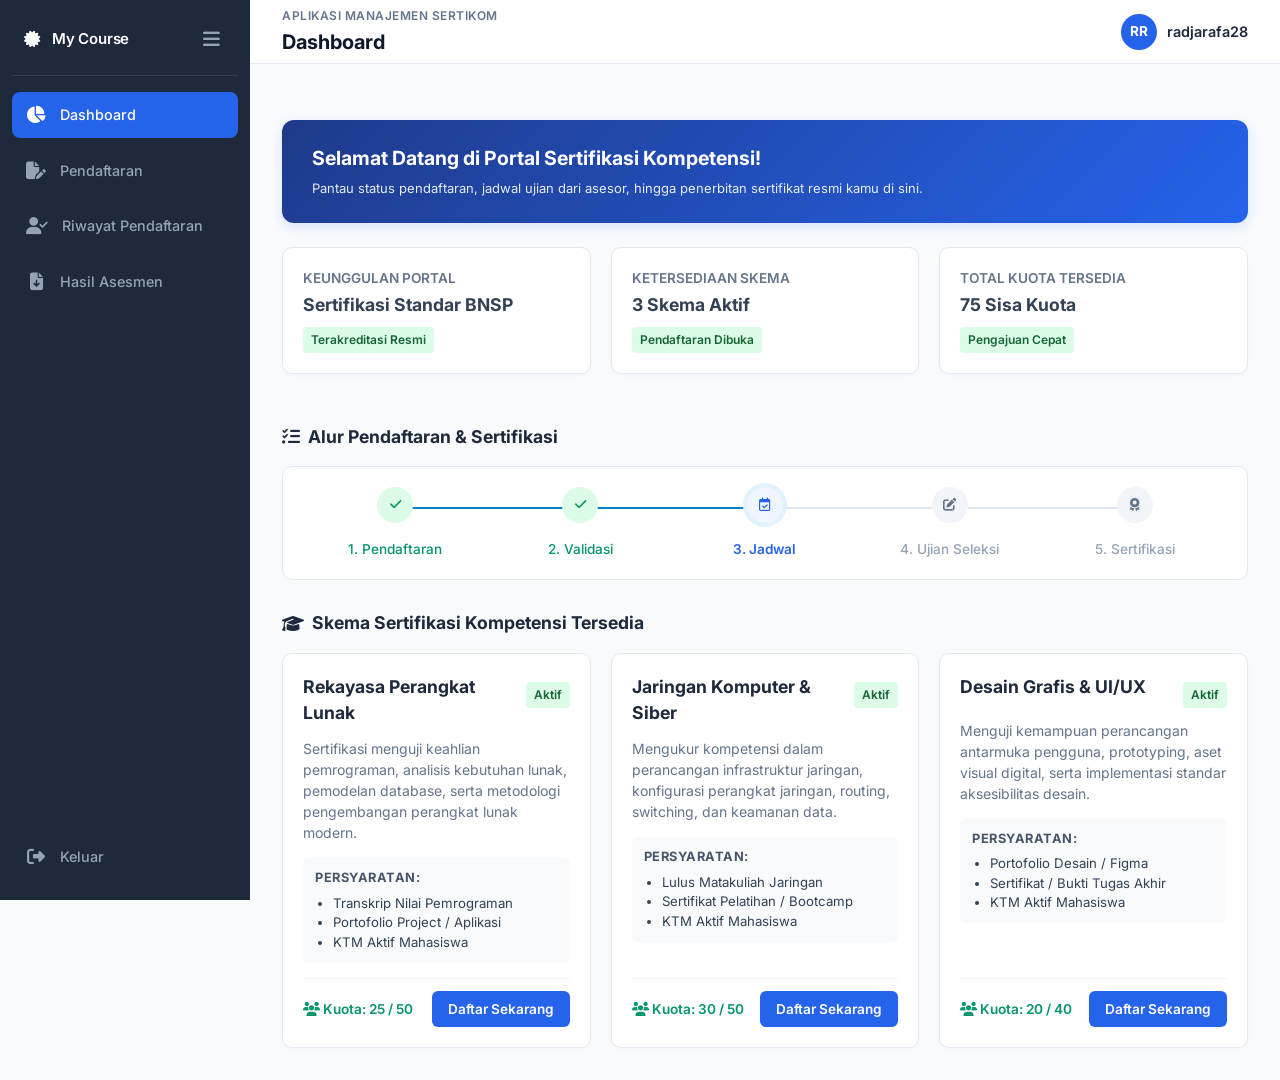
<file: dashboard_peserta.html>
<!DOCTYPE html>
<html lang="id">
<head>
    <meta charset="UTF-8">
    <meta name="viewport" content="width=device-width, initial-scale=1.0">
    <title>Dashboard Peserta - Manajemen Sertikom</title>
    <link href="https://fonts.googleapis.com/css2?family=Inter:wght@300;400;500;600;700&display=swap" rel="stylesheet">
    <link rel="stylesheet" href="https://cdnjs.cloudflare.com/ajax/libs/font-awesome/6.4.0/css/all.min.css">
    <link rel="stylesheet" href="style.css">
    <style>
        .scheme-grid {
            display: grid;
            grid-template-columns: repeat(auto-fit, minmax(300px, 1fr));
            gap: 20px;
            margin-top: 15px;
        }

        .scheme-card {
            background: #ffffff;
            border-radius: 10px;
            border: 1px solid #e2e8f0;
            padding: 20px;
            display: flex;
            flex-direction: column;
            justify-content: space-between;
            box-shadow: 0 2px 4px rgba(0,0,0,0.02);
            transition: transform 0.2s, box-shadow 0.2s;
        }

        .scheme-card:hover {
            transform: translateY(-3px);
            box-shadow: 0 4px 12px rgba(0,0,0,0.08);
        }

        .scheme-header {
            display: flex;
            justify-content: space-between;
            align-items: flex-start;
            margin-bottom: 12px;
        }

        .scheme-title {
            font-size: 1.1rem;
            font-weight: 700;
            color: #1e293b;
        }

        .scheme-desc {
            font-size: 0.875rem;
            color: #64748b;
            margin-bottom: 15px;
            line-height: 1.5;
        }

        .scheme-requirements {
            background-color: #f8fafc;
            border-radius: 6px;
            padding: 10px 12px;
            margin-bottom: 15px;
        }

        .scheme-requirements h5 {
            margin: 0 0 6px 0;
            font-size: 0.8rem;
            color: #475569;
            text-transform: uppercase;
            letter-spacing: 0.5px;
        }

        .scheme-requirements ul {
            margin: 0;
            padding-left: 18px;
            font-size: 0.825rem;
            color: #334155;
        }

        .scheme-footer {
            display: flex;
            justify-content: space-between;
            align-items: center;
            margin-top: auto;
            padding-top: 12px;
            border-top: 1px solid #f1f5f9;
        }

        .quota-info {
            font-size: 0.85rem;
            color: #059669;
            font-weight: 600;
        }

        .btn-apply {
            background-color: #2563eb;
            color: #ffffff;
            border: none;
            padding: 8px 16px;
            border-radius: 6px;
            font-size: 0.85rem;
            font-weight: 600;
            cursor: pointer;
            transition: background-color 0.2s;
        }

        .btn-apply:hover {
            background-color: #1d4ed8;
        }
    </style>
</head>
<body>

    <div id="sidebar-container"></div>

    <div class="main-content">
        <header class="topbar">
            <div>
                <span class="top-label">APLIKASI MANAJEMEN SERTIKOM</span>
                <h2 id="pageTitle">Dashboard</h2>
            </div>
            <div class="top-right">
                <div class="top-user">
                    <div class="avatar small">RR</div>
                    <span>radjarafa28</span>
                </div>
            </div>
        </header>

        <div class="container">
            <div class="welcome-card">
                <h2>Selamat Datang di Portal Sertifikasi Kompetensi!</h2>
                <p style="margin-top: 6px; opacity: 0.9;">Pantau status pendaftaran, jadwal ujian dari asesor, hingga penerbitan sertifikat resmi kamu di sini.</p>
            </div>

            <!-- Ringkasan Informasi -->
            <div class="stats-grid">
                <div class="card">
                    <div style="font-size:0.85rem; color:#64748b; font-weight:600;">KEUNGGULAN PORTAL</div>
                    <div style="font-size:1.1rem; font-weight:700; margin-top:4px;">Sertifikasi Standar BNSP</div>
                    <span class="badge badge-success">Terakreditasi Resmi</span>
                </div>
                <div class="card">
                    <div style="font-size:0.85rem; color:#64748b; font-weight:600;">KETERSEDIAAN SKEMA</div>
                    <div style="font-size:1.1rem; font-weight:700; margin-top:4px;">3 Skema Aktif</div>
                    <span class="badge badge-success">Pendaftaran Dibuka</span>
                </div>
                <div class="card">
                    <div style="font-size:0.85rem; color:#64748b; font-weight:600;">TOTAL KUOTA TERSEDIA</div>
                    <div style="font-size:1.1rem; font-weight:700; margin-top:4px;">75 Sisa Kuota</div>
                    <span class="badge badge-success">Pengajuan Cepat</span>
                </div>
            </div>

            <!-- Alur Pendaftaran & Sertifikasi -->
            <h3 class="section-title"><i class="fa-solid fa-list-check"></i> Alur Pendaftaran & Sertifikasi</h3>
            <div class="stepper">
                <div class="step completed">
                    <div class="step-icon"><i class="fa-solid fa-check"></i></div>
                    <div style="font-size:0.85rem;">1. Pendaftaran</div>
                </div>
                <div class="step completed">
                    <div class="step-icon"><i class="fa-solid fa-check"></i></div>
                    <div style="font-size:0.85rem;">2. Validasi</div>
                </div>
                <div class="step active">
                    <div class="step-icon"><i class="fa-regular fa-calendar-check"></i></div>
                    <div style="font-size:0.85rem;">3. Jadwal</div>
                </div>
                <div class="step">
                    <div class="step-icon"><i class="fa-solid fa-pen-to-square"></i></div>
                    <div style="font-size:0.85rem;">4. Ujian Seleksi</div>
                </div>
                <div class="step">
                    <div class="step-icon"><i class="fa-solid fa-award"></i></div>
                    <div style="font-size:0.85rem;">5. Sertifikasi</div>
                </div>
            </div>

            <!-- Daftar Jenis Sertikom yang Tersedia -->
            <h3 class="section-title" style="margin-top: 30px;"><i class="fa-solid fa-graduation-cap"></i> Skema Sertifikasi Kompetensi Tersedia</h3>
            <div class="scheme-grid">
                
                <!-- Card 1 -->
                <div class="scheme-card">
                    <div>
                        <div class="scheme-header">
                            <div class="scheme-title">Rekayasa Perangkat Lunak</div>
                            <span class="badge badge-success">Aktif</span>
                        </div>
                        <div class="scheme-desc">
                            Sertifikasi menguji keahlian pemrograman, analisis kebutuhan lunak, pemodelan database, serta metodologi pengembangan perangkat lunak modern.
                        </div>
                        <div class="scheme-requirements">
                            <h5>Persyaratan:</h5>
                            <ul>
                                <li>Transkrip Nilai Pemrograman</li>
                                <li>Portofolio Project / Aplikasi</li>
                                <li>KTM Aktif Mahasiswa</li>
                            </ul>
                        </div>
                    </div>
                    <div class="scheme-footer">
                        <div class="quota-info"><i class="fa-solid fa-users"></i> Kuota: 25 / 50</div>
                        <button class="btn-apply">Daftar Sekarang</button>
                    </div>
                </div>

                <!-- Card 2 -->
                <div class="scheme-card">
                    <div>
                        <div class="scheme-header">
                            <div class="scheme-title">Jaringan Komputer & Siber</div>
                            <span class="badge badge-success">Aktif</span>
                        </div>
                        <div class="scheme-desc">
                            Mengukur kompetensi dalam perancangan infrastruktur jaringan, konfigurasi perangkat jaringan, routing, switching, dan keamanan data.
                        </div>
                        <div class="scheme-requirements">
                            <h5>Persyaratan:</h5>
                            <ul>
                                <li>Lulus Matakuliah Jaringan</li>
                                <li>Sertifikat Pelatihan / Bootcamp</li>
                                <li>KTM Aktif Mahasiswa</li>
                            </ul>
                        </div>
                    </div>
                    <div class="scheme-footer">
                        <div class="quota-info"><i class="fa-solid fa-users"></i> Kuota: 30 / 50</div>
                        <button class="btn-apply">Daftar Sekarang</button>
                    </div>
                </div>

                <!-- Card 3 -->
                <div class="scheme-card">
                    <div>
                        <div class="scheme-header">
                            <div class="scheme-title">Desain Grafis & UI/UX</div>
                            <span class="badge badge-success">Aktif</span>
                        </div>
                        <div class="scheme-desc">
                            Menguji kemampuan perancangan antarmuka pengguna, prototyping, aset visual digital, serta implementasi standar aksesibilitas desain.
                        </div>
                        <div class="scheme-requirements">
                            <h5>Persyaratan:</h5>
                            <ul>
                                <li>Portofolio Desain / Figma</li>
                                <li>Sertifikat / Bukti Tugas Akhir</li>
                                <li>KTM Aktif Mahasiswa</li>
                            </ul>
                        </div>
                    </div>
                    <div class="scheme-footer">
                        <div class="quota-info"><i class="fa-solid fa-users"></i> Kuota: 20 / 40</div>
                        <button class="btn-apply">Daftar Sekarang</button>
                    </div>
                </div>

            </div>
        </div>
    </div>

    <script>
        fetch('sidebar.html')
            .then(res => res.text())
            .then(data => {
                document.getElementById('sidebar-container').innerHTML = data;
                
                // Tandai menu aktif
                const activeMenu = document.getElementById('menu-dashboard');
                if (activeMenu) activeMenu.classList.add('active');

                // Jalankan toggle sidebar
                initSidebarToggle();
            });

        function initSidebarToggle() {
            const sidebar = document.getElementById('sidebar');
            const toggleBtn = document.getElementById('sidebar-toggle');

            if (toggleBtn && sidebar) {
                toggleBtn.addEventListener('click', function() {
                    sidebar.classList.toggle('collapsed');
                    document.body.classList.toggle('sidebar-collapsed');
                });
            }
        }
    </script>
</body>
</html>
</file>
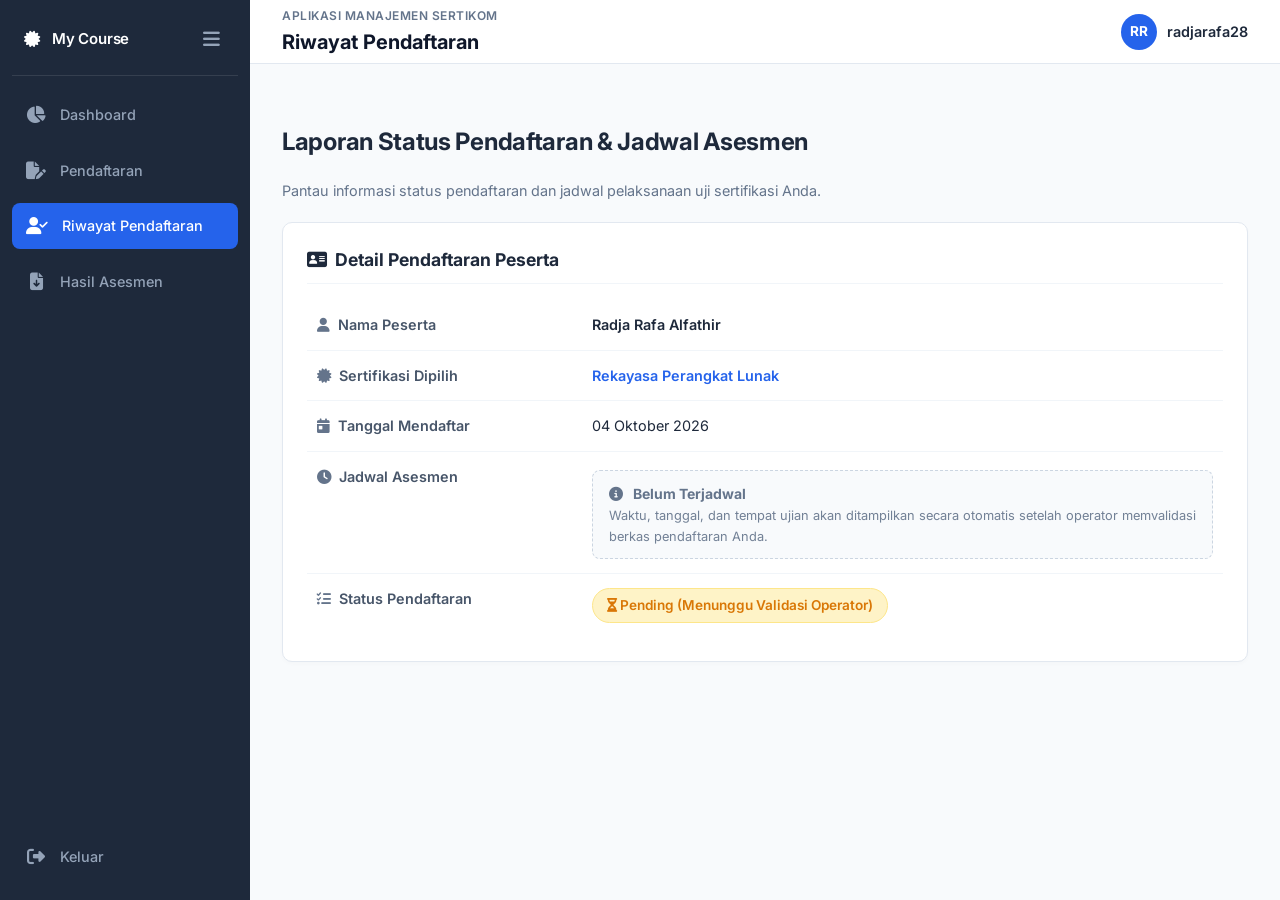
<file: hasil_seleksi.html>
<!DOCTYPE html>
<html lang="id">
<head>
    <meta charset="UTF-8">
    <meta name="viewport" content="width=device-width, initial-scale=1.0">
    <title>Riwayat Pendaftaran - Manajemen Sertikom</title>
    <link href="https://fonts.googleapis.com/css2?family=Inter:wght@300;400;500;600;700&display=swap" rel="stylesheet">
    <link rel="stylesheet" href="https://cdnjs.cloudflare.com/ajax/libs/font-awesome/6.4.0/css/all.min.css">
    <link rel="stylesheet" href="style.css">
    <style>
        .info-card {
            background: #ffffff;
            border-radius: 10px;
            border: 1px solid #e2e8f0;
            padding: 24px;
            box-shadow: 0 2px 4px rgba(0,0,0,0.02);
            margin-bottom: 20px;
        }

        .data-table {
            width: 100%;
            border-collapse: collapse;
        }

        .data-table tr {
            border-bottom: 1px solid #f1f5f9;
        }

        .data-table tr:last-child {
            border-bottom: none;
        }

        .data-table td {
            padding: 14px 10px;
            vertical-align: top;
            font-size: 0.9rem;
        }

        .label-col {
            width: 30%;
            font-weight: 600;
            color: #475569;
        }

        .value-col {
            width: 70%;
            color: #1e293b;
        }

        /* Status Badges */
        .badge-status {
            display: inline-block;
            padding: 6px 14px;
            border-radius: 20px;
            font-size: 0.85rem;
            font-weight: 600;
        }

        .badge-pending {
            background-color: #fef3c7;
            color: #d97706;
            border: 1px solid #fde68a;
        }

        .badge-terdaftar {
            background-color: #dcfce7;
            color: #15803d;
            border: 1px solid #bbf7d0;
        }

        .badge-gagal {
            background-color: #fee2e2;
            color: #dc2626;
            border: 1px solid #fecaca;
        }

        .schedule-box {
            background-color: #f8fafc;
            border: 1px dashed #cbd5e1;
            border-radius: 8px;
            padding: 12px 16px;
            margin-top: 4px;
            font-size: 0.875rem;
            color: #64748b;
        }

        .schedule-active {
            background-color: #f0fdf4;
            border: 1px solid #bbf7d0;
            color: #166534;
        }
    </style>
</head>
<body>

    <div id="sidebar-container"></div>

    <div class="main-content">
        <header class="topbar">
            <div>
                <span class="top-label">APLIKASI MANAJEMEN SERTIKOM</span>
                <h2 id="pageTitle">Riwayat Pendaftaran</h2>
            </div>
            <div class="top-right">
                <div class="top-user">
                    <div class="avatar small">RR</div>
                    <span>radjarafa28</span>
                </div>
            </div>
        </header>

        <div class="container">
            <div class="page-header" style="margin-bottom: 20px;">
                <h2 style="font-size: 1.5rem; font-weight: 700; color: #1e293b;">Laporan Status Pendaftaran & Jadwal Asesmen</h2>
                <p style="color: #64748b; font-size: 0.9rem; margin-top: 4px;">Pantau informasi status pendaftaran dan jadwal pelaksanaan uji sertifikasi Anda.</p>
            </div>

            <!-- Kartu Data Pendaftaran & Jadwal -->
            <div class="info-card">
                <h3 class="section-title" style="font-size: 1.1rem; margin-bottom: 16px; color: #1e293b; border-bottom: 1px solid #f1f5f9; padding-bottom: 10px;">
                    <i class="fa-solid fa-address-card"></i> Detail Pendaftaran Peserta
                </h3>
                
                <table class="data-table">
                    <tr>
                        <td class="label-col"><i class="fa-solid fa-user" style="margin-right: 8px; color: #64748b;"></i>Nama Peserta</td>
                        <td class="value-col" style="font-weight: 600;">Radja Rafa Alfathir</td>
                    </tr>
                    <tr>
                        <td class="label-col"><i class="fa-solid fa-certificate" style="margin-right: 8px; color: #64748b;"></i>Sertifikasi Dipilih</td>
                        <td class="value-col" style="font-weight: 600; color: #2563eb;">Rekayasa Perangkat Lunak</td>
                    </tr>
                    <tr>
                        <td class="label-col"><i class="fa-solid fa-calendar-day" style="margin-right: 8px; color: #64748b;"></i>Tanggal Mendaftar</td>
                        <td class="value-col">04 Oktober 2026</td>
                    </tr>
                    <tr>
                        <td class="label-col"><i class="fa-solid fa-clock" style="margin-right: 8px; color: #64748b;"></i>Jadwal Asesmen</td>
                        <td class="value-col">
                            <!-- Kondisi Default: Belum Terjadwal (Muncul setelah operator memvalidasi) -->
                            <div class="schedule-box">
                                <i class="fa-solid fa-circle-info" style="margin-right: 6px;"></i> 
                                <strong>Belum Terjadwal</strong> <br>
                                <span style="font-size:0.8rem; opacity:0.9;">Waktu, tanggal, dan tempat ujian akan ditampilkan secara otomatis setelah operator memvalidasi berkas pendaftaran Anda.</span>
                            </div>

                            <!-- Contoh Tampilan Jika Sudah Terjadwal (Opsional untuk testing/demo):
                            <div class="schedule-box schedule-active">
                                <p style="margin:2px 0;"><strong>Tanggal:</strong> 15 Oktober 2026</p>
                                <p style="margin:2px 0;"><strong>Waktu:</strong> 09.00 - 12.00 WIB</p>
                                <p style="margin:2px 0;"><strong>Tempat:</strong> Lab Komputer Gedung Utama R.302</p>
                            </div> 
                            -->
                        </td>
                    </tr>
                    <tr>
                        <td class="label-col"><i class="fa-solid fa-list-check" style="margin-right: 8px; color: #64748b;"></i>Status Pendaftaran</td>
                        <td class="value-col">
                            <!-- Pilihan Status: Pending, Terdaftar, atau Gagal -->
                            <span class="badge-status badge-pending">
                                <i class="fa-solid fa-hourglass-half"></i> Pending (Menunggu Validasi Operator)
                            </span>

                            <!--
                            <span class="badge-status badge-terdaftar">
                                <i class="fa-solid fa-circle-check"></i> Terdaftar (Divalidasi)
                            </span>

                            <span class="badge-status badge-gagal">
                                <i class="fa-solid fa-circle-xmark"></i> Gagal Validation
                            </span>
                            -->
                        </td>
                    </tr>
                </table>
            </div>

        </div>
    </div>

    <script>
     fetch('sidebar.html')
    .then(res => res.text())
    .then(data => {
        document.getElementById('sidebar-container').innerHTML = data;
        
        // Tandai menu aktif hasil seleksi
        const activeMenu = document.getElementById('menu-hasil');
        if (activeMenu) activeMenu.classList.add('active');

        initSidebarToggle();
    });

function initSidebarToggle() {
    const sidebar = document.getElementById('sidebar');
    const toggleBtn = document.getElementById('sidebar-toggle');

    if (toggleBtn && sidebar) {
        toggleBtn.addEventListener('click', function() {
            sidebar.classList.toggle('collapsed');
            document.body.classList.toggle('sidebar-collapsed');
        });
    }
}
    </script>
</body>
</html>
</file>
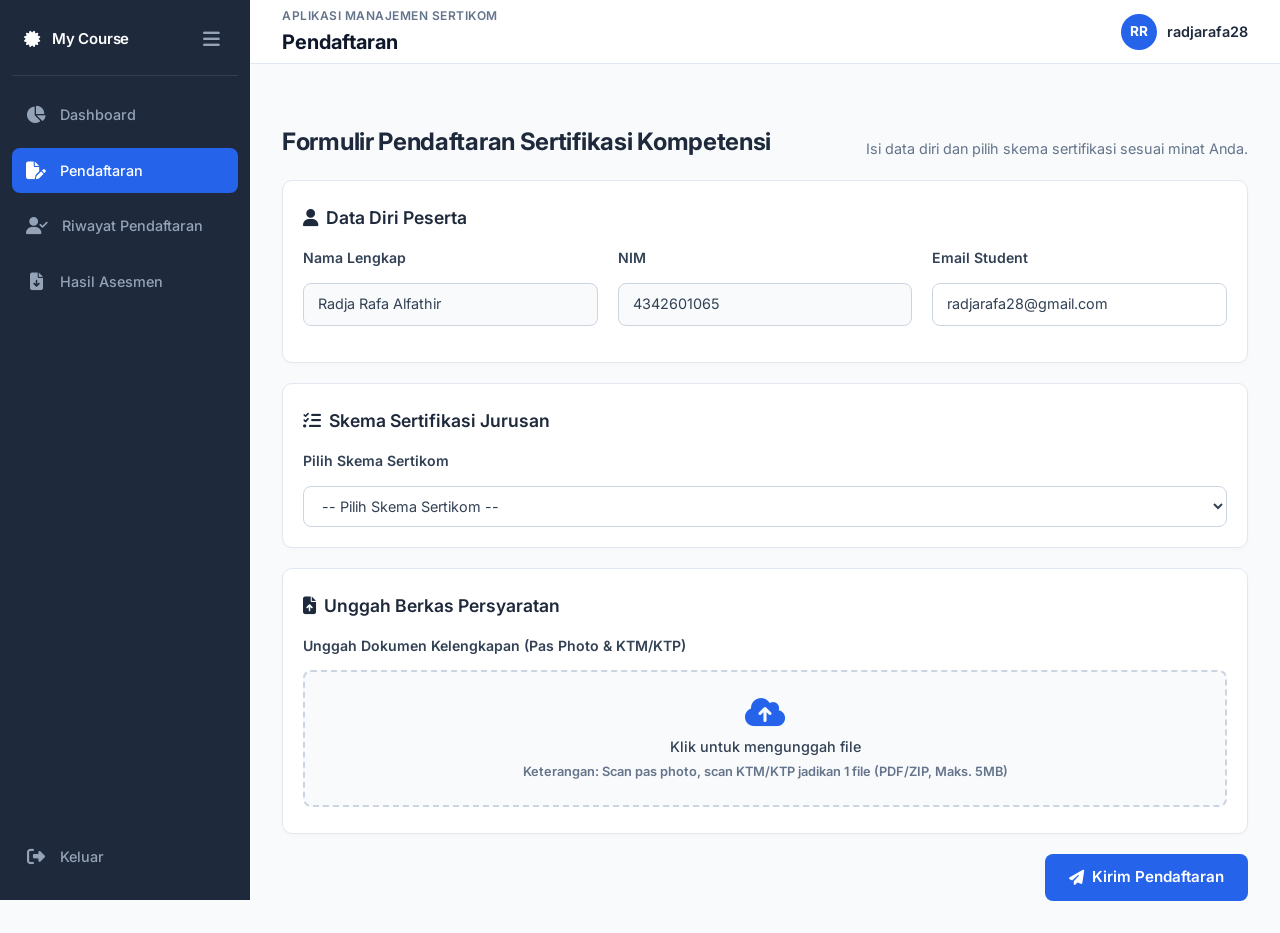
<file: pendaftaran_sertikom.html>
<!DOCTYPE html>
<html lang="id">
<head>
    <meta charset="UTF-8">
    <meta name="viewport" content="width=device-width, initial-scale=1.0">
    <title>Pendaftaran Sertikom - Manajemen Sertikom</title>
    <link href="https://fonts.googleapis.com/css2?family=Inter:wght@300;400;500;600;700&display=swap" rel="stylesheet">
    <link rel="stylesheet" href="https://cdnjs.cloudflare.com/ajax/libs/font-awesome/6.4.0/css/all.min.css">
    <link rel="stylesheet" href="style.css">
    <style>
        .form-grid { display: grid; grid-template-columns: repeat(auto-fit, minmax(280px, 1fr)); gap: 20px; }
        .form-group { display: flex; flex-direction: column; gap: 8px; margin-bottom: 16px; }
        label { font-size: 0.88rem; font-weight: 600; color: #334155; }
        input[type="text"], input[type="email"], select { width: 100%; padding: 10px 14px; border: 1px solid #cbd5e1; border-radius: 8px; font-size: 0.9rem; outline: none; }
        
        /* Area Upload Berkas Single */
        .file-upload-box { 
            border: 2px dashed #cbd5e1; 
            padding: 24px; 
            border-radius: 8px; 
            text-align: center; 
            background-color: #f8fafc; 
            cursor: pointer; 
            display: block;
            transition: border-color 0.2s, background-color 0.2s;
        }
        .file-upload-box:hover {
            border-color: #2563eb;
            background-color: #f0f6ff;
        }
        .file-upload-box input[type="file"] { display: none; }
        
        /* Styling Tombol Submit dengan Background */
        .btn-submit {
            background-color: #2563eb;
            color: #ffffff;
            border: none;
            padding: 12px 24px;
            border-radius: 8px;
            font-size: 0.95rem;
            font-weight: 600;
            cursor: pointer;
            display: inline-flex;
            align-items: center;
            gap: 8px;
            transition: background-color 0.2s, transform 0.1s;
        }
        .btn-submit:hover {
            background-color: #1d4ed8;
        }
        .btn-submit:active {
            transform: scale(0.98);
        }

        /* Alert Warning */
        .alert-box { padding: 12px 16px; border-radius: 8px; margin-bottom: 20px; font-size: 0.9rem; display: flex; align-items: center; gap: 10px; }
        .alert-warning { background-color: #fef3c7; color: #92400e; border: 1px solid #fde68a; }
        .hidden { display: none !important; }
    </style>    
</head>
<body>

    <div id="sidebar-container"></div>

    <div class="main-content">
        <header class="topbar">
            <div>
                <span class="top-label">APLIKASI MANAJEMEN SERTIKOM</span>
                <h2 id="pageTitle">Pendaftaran</h2>
            </div>
            <div class="top-right">
                <div class="top-user">
                    <div class="avatar small">RR</div>
                    <span>radjarafa28</span>
                </div>
            </div>
        </header>

        <div class="container">
            <div class="page-header" style="margin-bottom: 20px;">
                <h2 style="font-size: 1.5rem; font-weight: 700; color: #1e293b;">Formulir Pendaftaran Sertifikasi Kompetensi</h2>
                <p style="color: #64748b; font-size: 0.9rem; margin-top: 4px;">Isi data diri dan pilih skema sertifikasi sesuai minat Anda.</p>
            </div>

            <!-- Alert Peringatan Kuota Habis -->
            <div id="quotaAlert" class="alert-box alert-warning hidden">
                <i class="fa-solid fa-triangle-exclamation fa-lg"></i>
                <span><strong>Peringatan:</strong> Kuota untuk skema yang dipilih telah habis! Pendaftaran tidak dapat dilanjutkan.</span>
            </div>

            <form id="registrationForm" onsubmit="handleFormSubmit(event)">
                <!-- Data Diri -->
                <div class="card" style="background:#fff; padding:20px; border-radius:10px; border:1px solid #e2e8f0; margin-bottom:20px;">
                    <h3 class="section-title" style="font-size:1.1rem; margin-bottom:16px; color:#1e293b;"><i class="fa-solid fa-user"></i> Data Diri Peserta</h3>
                    <div class="form-grid">
                        <div class="form-group">
                            <label>Nama Lengkap</label>
                            <input type="text" value="Radja Rafa Alfathir" readonly style="background-color:#f8fafc;">
                        </div>
                        <div class="form-group">
                            <label>NIM</label>
                            <input type="text" value="4342601065" readonly style="background-color:#f8fafc;">
                        </div>
                        <div class="form-group">
                            <label>Email Student</label>
                            <input type="email" value="radjarafa28@gmail.com" required>
                        </div>
                    </div>
                </div>

                <!-- Skema Sertifikasi -->
                <div class="card" style="background:#fff; padding:20px; border-radius:10px; border:1px solid #e2e8f0; margin-bottom:20px;">
                    <h3 class="section-title" style="font-size:1.1rem; margin-bottom:16px; color:#1e293b;"><i class="fa-solid fa-list-check"></i> Skema Sertifikasi Jurusan</h3>
                    <div class="form-group" style="margin-bottom:0;">
                        <label for="schemeSelect">Pilih Skema Sertikom</label>
                        <select id="schemeSelect" onchange="checkQuota()" required>
                            <option value="" disabled selected>-- Pilih Skema Sertikom --</option>
                            <option value="web" data-quota="12">Junior Web Developer (Sisa Kuota: 12)</option>
                            <option value="net" data-quota="0">Network Engineer (Sisa Kuota: 0 - Penuh)</option>
                            <option value="data" data-quota="8">Data Analyst (Sisa Kuota: 8)</option>
                            <option value="cyber" data-quota="5">Cyber Security Analyst (Sisa Kuota: 5)</option>
                            <option value="mobile" data-quota="15">Mobile Application Developer (Sisa Kuota: 15)</option>
                        </select>
                    </div>
                </div>

                <!-- Upload Berkas Persyaratan (Single Box) -->
                <div class="card" style="background:#fff; padding:20px; border-radius:10px; border:1px solid #e2e8f0; margin-bottom:20px;">
                    <h3 class="section-title" style="font-size:1.1rem; margin-bottom:16px; color:#1e293b;"><i class="fa-solid fa-file-arrow-up"></i> Unggah Berkas Persyaratan</h3>
                    <div class="form-group" style="margin-bottom:0;">
                        <label>Unggah Dokumen Kelengkapan (Pas Photo & KTM/KTP)</label>
                        <label class="file-upload-box">
                            <input type="file" id="documentUpload" accept=".pdf,.zip,.rar" onchange="updateFileName(this)" required>
                            <i class="fa-solid fa-cloud-arrow-up" style="font-size: 2rem; color: #2563eb; margin-bottom: 8px;"></i>
                            <div id="fileUploadText" style="font-size: 0.9rem; color: #334155; font-weight: 500;">
                                Klik untuk mengunggah file
                            </div>
                            <div style="font-size: 0.8rem; color: #64748b; margin-top: 4px;">
                                Keterangan: Scan pas photo, scan KTM/KTP jadikan 1 file (PDF/ZIP, Maks. 5MB)
                            </div>
                        </label>
                    </div>
                </div>

                <!-- Tombol Submit -->
                <div style="display:flex; justify-content:flex-end; margin-top:20px;">
                    <button type="submit" id="submitBtn" class="btn-submit">
                        <i class="fa-solid fa-paper-plane"></i> Kirim Pendaftaran
                    </button>
                </div>
            </form>
        </div>
    </div>

    <script>
        fetch('sidebar.html').then(res => res.text()).then(data => {
            document.getElementById('sidebar-container').innerHTML = data;
            document.getElementById('menu-pendaftaran').classList.add('active');
        });

        // Validasi Kuota
        function checkQuota() {
            const select = document.getElementById('schemeSelect');
            const selectedOption = select.options[select.selectedIndex];
            const quota = parseInt(selectedOption.getAttribute('data-quota') || '0');
            const alertBox = document.getElementById('quotaAlert');
            const submitBtn = document.getElementById('submitBtn');

            if (quota <= 0) {
                alertBox.classList.remove('hidden');
                submitBtn.disabled = true;
                submitBtn.style.opacity = '0.5';
                submitBtn.style.cursor = 'not-allowed';
            } else {
                alertBox.classList.add('hidden');
                submitBtn.disabled = false;
                submitBtn.style.opacity = '1';
                submitBtn.style.cursor = 'pointer';
            }
        }

        // Tampilkan nama file saat file dipilih
        function updateFileName(input) {
            const textElement = document.getElementById('fileUploadText');
            if (input.files && input.files[0]) {
                textElement.innerHTML = `<strong style="color:#2563eb;">File terpilih:</strong> ${input.files[0].name}`;
            } else {
                textElement.innerText = "Klik untuk mengunggah file";
            }
        }

        // Handle Submit Form
        function handleFormSubmit(e) {
            e.preventDefault();
            const select = document.getElementById('schemeSelect');
            const quota = parseInt(select.options[select.selectedIndex].getAttribute('data-quota') || '0');

            if (quota <= 0) {
                alert("Pendaftaran gagal: Kuota skema ini sudah habis.");
                return;
            }

            alert("Pendaftaran berhasil disimpan ke sistem!");
            window.location.href = "dashboard_peserta.html";
        }

        // Fetch elemen sidebar
    fetch('sidebar.html')
        .then(res => res.text())
        .then(data => {
            // 1. Masukkan HTML sidebar ke dalam container
            document.getElementById('sidebar-container').innerHTML = data;
            
            // 2. Tandai menu yang aktif (sesuaikan ID menu dengan halaman masing-masing)
            const activeMenu = document.getElementById('menu-pendaftaran'); // contoh untuk pendaftaran
            if (activeMenu) activeMenu.classList.add('active');

            // 3. Jalankan ulang event listener untuk tombol toggle sidebar
            initSidebarToggle();
        });

    // Fungsi untuk mengaktifkan tombol Buka/Tutup Sidebar
    function initSidebarToggle() {
        const sidebar = document.getElementById('sidebar');
        const toggleBtn = document.getElementById('sidebar-toggle');

        if (toggleBtn && sidebar) {
            toggleBtn.addEventListener('click', function() {
                sidebar.classList.toggle('collapsed');
                document.body.classList.toggle('sidebar-collapsed');
            });
        }
    }
    </script>
</body>
</html>
</file>
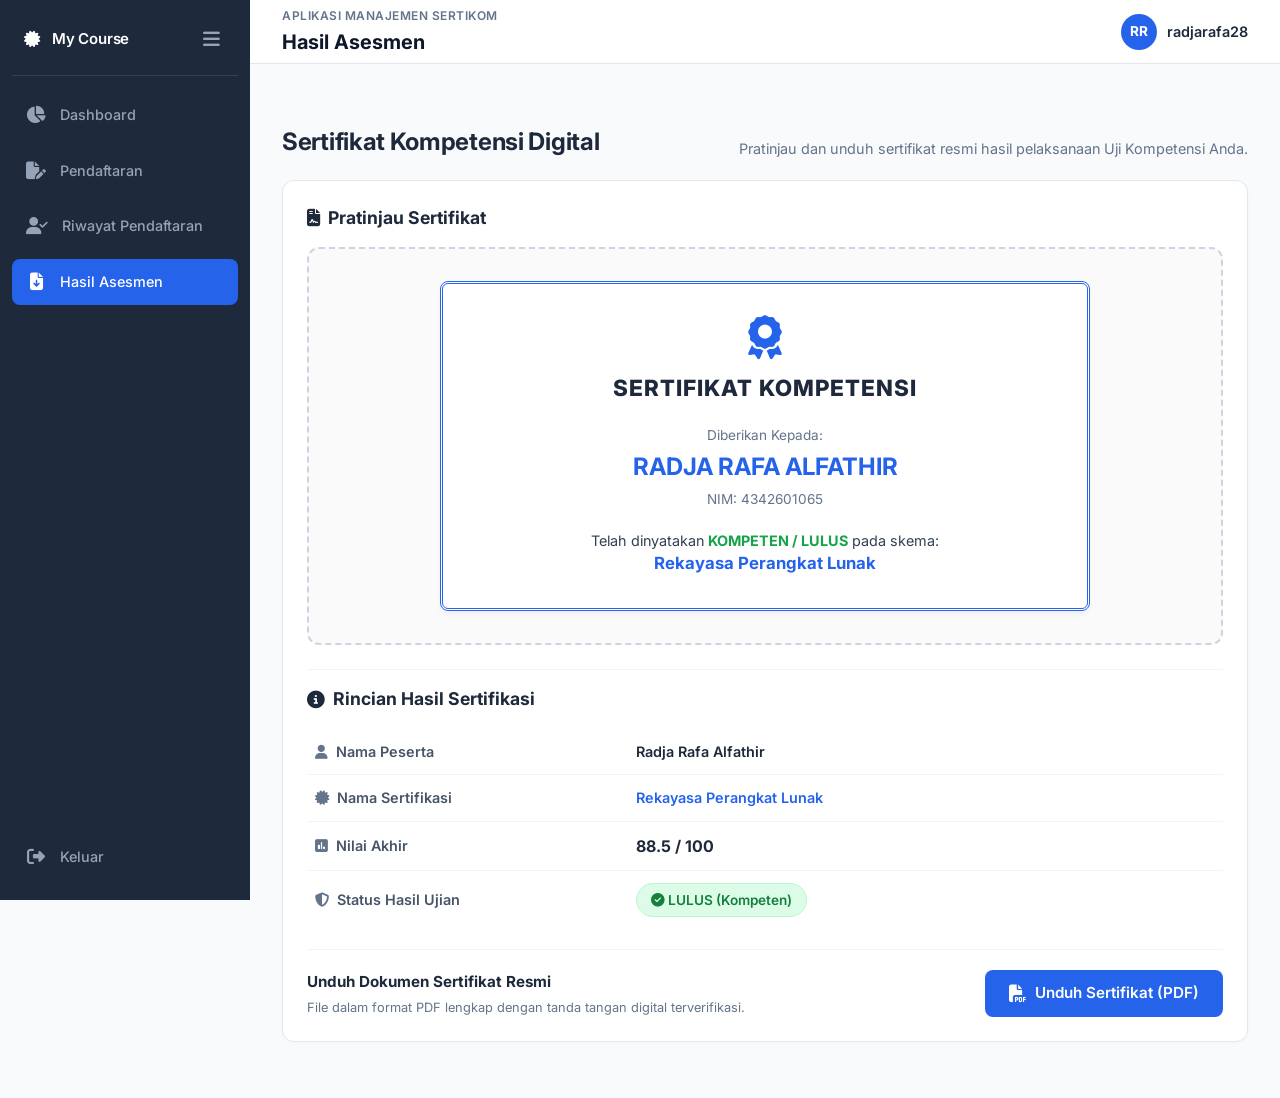
<file: sertifikat_saya.html>
<!DOCTYPE html>
<html lang="id">
<head>
    <meta charset="UTF-8">
    <meta name="viewport" content="width=device-width, initial-scale=1.0">
    <title>Sertifikat Saya - Manajemen Sertikom</title>
    <link href="https://fonts.googleapis.com/css2?family=Inter:wght@300;400;500;600;700&display=swap" rel="stylesheet">
    <link rel="stylesheet" href="https://cdnjs.cloudflare.com/ajax/libs/font-awesome/6.4.0/css/all.min.css">
    <link rel="stylesheet" href="style.css">
    <style>
        .cert-card {
            background: #ffffff;
            border-radius: 12px;
            border: 1px solid #e2e8f0;
            padding: 24px;
            box-shadow: 0 2px 4px rgba(0,0,0,0.02);
            margin-bottom: 24px;
        }

        /* Tampilan Pratinjau Sertifikat (Lulus) */
        .cert-preview-container {
            border: 2px dashed #cbd5e1;
            border-radius: 12px;
            padding: 32px 20px;
            background: #fafafa;
            text-align: center;
            margin-bottom: 24px;
        }

        .cert-border-inner {
            border: 3px double #2563eb;
            padding: 32px 24px;
            border-radius: 8px;
            background: #ffffff;
            max-width: 650px;
            margin: 0 auto;
            box-shadow: 0 4px 6px -1px rgba(0,0,0,0.05);
        }

        /* Tampilan Sertifikat Tidak Tersedia (Gagal) */
        .cert-unavailable-box {
            border: 2px dashed #fca5a5;
            background-color: #fef2f2;
            border-radius: 12px;
            padding: 40px 20px;
            text-align: center;
            color: #991b1b;
            margin-bottom: 24px;
        }

        .data-table {
            width: 100%;
            border-collapse: collapse;
            margin-bottom: 20px;
        }

        .data-table tr {
            border-bottom: 1px solid #f1f5f9;
        }

        .data-table tr:last-child {
            border-bottom: none;
        }

        .data-table td {
            padding: 12px 8px;
            font-size: 0.9rem;
            vertical-align: middle;
        }

        .label-col {
            width: 35%;
            font-weight: 600;
            color: #475569;
        }

        .value-col {
            width: 65%;
            color: #1e293b;
        }

        .badge-status {
            display: inline-block;
            padding: 6px 14px;
            border-radius: 20px;
            font-size: 0.85rem;
            font-weight: 600;
        }

        .badge-lulus {
            background-color: #dcfce7;
            color: #15803d;
            border: 1px solid #bbf7d0;
        }

        .badge-gagal {
            background-color: #fee2e2;
            color: #dc2626;
            border: 1px solid #fecaca;
        }

        .btn-download {
            background-color: #2563eb;
            color: #ffffff;
            border: none;
            padding: 12px 24px;
            border-radius: 8px;
            font-size: 0.95rem;
            font-weight: 600;
            cursor: pointer;
            display: inline-flex;
            align-items: center;
            gap: 8px;
            text-decoration: none;
            transition: background-color 0.2s;
        }

        .btn-download:hover {
            background-color: #1d4ed8;
        }

        .btn-disabled {
            background-color: #94a3b8 !important;
            cursor: not-allowed !important;
            opacity: 0.7;
        }
    </style>
</head>
<body>

    <div id="sidebar-container"></div>

    <div class="main-content">
        <header class="topbar">
            <div>
                <span class="top-label">APLIKASI MANAJEMEN SERTIKOM</span>
                <h2 id="pageTitle">Hasil Asesmen</h2>
            </div>
            <div class="top-right">
                <div class="top-user">
                    <div class="avatar small">RR</div>
                    <span>radjarafa28</span>
                </div>
            </div>
        </header>

        <div class="container">
            <div class="page-header" style="margin-bottom: 20px;">
                <h2 style="font-size: 1.5rem; font-weight: 700; color: #1e293b;">Sertifikat Kompetensi Digital</h2>
                <p style="color: #64748b; font-size: 0.9rem; margin-top: 4px;">Pratinjau dan unduh sertifikat resmi hasil pelaksanaan Uji Kompetensi Anda.</p>
            </div>

            <!-- Kartu Utama 1 Kolom -->
            <div class="cert-card">
                
                <!-- 1. PRATINJAU SERTIFIKAT -->
                <h3 class="section-title" style="font-size: 1.1rem; margin-bottom: 16px; color: #1e293b;">
                    <i class="fa-solid fa-file-contract"></i> Pratinjau Sertifikat
                </h3>

                <!-- Kondisi A: LULUS (Tampilkan Sertifikat) -->
                <div id="previewSuccess" class="cert-preview-container">
                    <div class="cert-border-inner">
                        <i class="fa-solid fa-award" style="font-size: 2.8rem; color: #2563eb; margin-bottom: 10px;"></i>
                        <h3 style="font-size: 1.4rem; font-weight: 800; color: #1e293b; letter-spacing: 1px;">SERTIFIKAT KOMPETENSI</h3>
                        <div style="margin: 20px 0;">
                            <p style="font-size: 0.85rem; color: #64748b; margin-bottom: 4px;">Diberikan Kepada:</p>
                            <h2 style="font-size: 1.5rem; color: #2563eb; margin: 0; font-weight: 700;">RADJA RAFA ALFATHIR</h2>
                            <p style="font-size: 0.85rem; color: #64748b; margin-top: 4px;">NIM: 4342601065</p>
                        </div>
                        <p style="font-size: 0.9rem; color: #334155; line-height: 1.5;">
                            Telah dinyatakan <strong style="color: #16a34a;">KOMPETEN / LULUS</strong> pada skema:<br>
                            <strong style="color: #2563eb; font-size: 1.05rem;">Rekayasa Perangkat Lunak</strong>
                        </p>
                    </div>
                </div>

                <!-- Kondisi B: GAGAL (Sertifikat Tidak Tersedia - Sembunyikan dengan class 'hidden' jika lulus) -->
                <div id="previewFailed" class="cert-unavailable-box" style="display: none;">
                    <i class="fa-solid fa-circle-xmark" style="font-size: 3rem; margin-bottom: 12px; color: #ef4444;"></i>
                    <h3 style="font-size: 1.2rem; font-weight: 700; margin-bottom: 6px;">Sertifikat Tidak Tersedia</h3>
                    <p style="font-size: 0.875rem; max-width: 500px; margin: 0 auto; opacity: 0.9;">
                        Mohon maaf, sertifikat tidak diterbitkan karena hasil ujian dinyatakan <strong>GAGAL / BELUM KOMPETEN</strong>.
                    </p>
                </div>

                <!-- 2. DETAIL INFORMASI PESERTA & NILAI -->
                <h3 class="section-title" style="font-size: 1.1rem; margin-bottom: 16px; color: #1e293b; border-top: 1px solid #f1f5f9; padding-top: 16px;">
                    <i class="fa-solid fa-circle-info"></i> Rincian Hasil Sertifikasi
                </h3>

                <table class="data-table">
                    <tr>
                        <td class="label-col"><i class="fa-solid fa-user" style="margin-right: 8px; color: #64748b;"></i>Nama Peserta</td>
                        <td class="value-col" style="font-weight: 600;">Radja Rafa Alfathir</td>
                    </tr>
                    <tr>
                        <td class="label-col"><i class="fa-solid fa-certificate" style="margin-right: 8px; color: #64748b;"></i>Nama Sertifikasi</td>
                        <td class="value-col" style="font-weight: 600; color: #2563eb;">Rekayasa Perangkat Lunak</td>
                    </tr>
                    <tr>
                        <td class="label-col"><i class="fa-solid fa-square-poll-vertical" style="margin-right: 8px; color: #64748b;"></i>Nilai Akhir</td>
                        <td class="value-col" style="font-weight: 700; font-size: 1rem;">88.5 / 100</td>
                    </tr>
                    <tr>
                        <td class="label-col"><i class="fa-solid fa-shield-halved" style="margin-right: 8px; color: #64748b;"></i>Status Hasil Ujian</td>
                        <td class="value-col">
                            <!-- Status Lulus -->
                            <span id="statusBadge" class="badge-status badge-lulus">
                                <i class="fa-solid fa-circle-check"></i> LULUS (Kompeten)
                            </span>

                            <!-- Status Gagal (Contoh)
                            <span class="badge-status badge-gagal">
                                <i class="fa-solid fa-circle-xmark"></i> GAGAL (Belum Kompeten)
                            </span>
                            -->
                        </td>
                    </tr>
                </table>

                <!-- 3. TEMPAT UNDUH SERTIFIKAT -->
                <div style="border-top: 1px solid #f1f5f9; padding-top: 20px; display: flex; justify-content: space-between; align-items: center; flex-wrap: wrap; gap: 12px;">
                    <div>
                        <h4 style="margin: 0; font-size: 0.95rem; color: #1e293b;">Unduh Dokumen Sertifikat Resmi</h4>
                        <p style="margin: 4px 0 0 0; font-size: 0.8rem; color: #64748b;">File dalam format PDF lengkap dengan tanda tangan digital terverifikasi.</p>
                    </div>
                    
                    <!-- Tombol Unduh (Aktif jika Lulus) -->
                    <a href="#" id="btnDownload" class="btn-download">
                        <i class="fa-solid fa-file-pdf" style="font-size: 1.1rem;"></i> Unduh Sertifikat (PDF)
                    </a>
                </div>

            </div>
        </div>
    </div>

    <script>
    fetch('sidebar.html')
    .then(res => res.text())
    .then(data => {
        document.getElementById('sidebar-container').innerHTML = data;
        
        // Tandai menu aktif sertifikat
        const activeMenu = document.getElementById('menu-sertifikat');
        if (activeMenu) activeMenu.classList.add('active');

        initSidebarToggle();
    });

function setCertificateStatus(isLulus) {
    const previewSuccess = document.getElementById('previewSuccess');
    const previewFailed = document.getElementById('previewFailed');
    const statusBadge = document.getElementById('statusBadge');
    const btnDownload = document.getElementById('btnDownload');

    if (isLulus) {
        previewSuccess.style.display = 'block';
        previewFailed.style.display = 'none';
        statusBadge.className = 'badge-status badge-lulus';
        statusBadge.innerHTML = '<i class="fa-solid fa-circle-check"></i> LULUS (Kompeten)';
        btnDownload.classList.remove('btn-disabled');
        btnDownload.removeAttribute('onclick');
    } else {
        previewSuccess.style.display = 'none';
        previewFailed.style.display = 'block';
        statusBadge.className = 'badge-status badge-gagal';
        statusBadge.innerHTML = '<i class="fa-solid fa-circle-xmark"></i> GAGAL (Belum Kompeten)';
        btnDownload.classList.add('btn-disabled');
        btnDownload.setAttribute('onclick', 'event.preventDefault(); alert("Sertifikat tidak dapat diunduh karena status GAGAL.");');
    }
}

setCertificateStatus(true);

function initSidebarToggle() {
    const sidebar = document.getElementById('sidebar');
    const toggleBtn = document.getElementById('sidebar-toggle');

    if (toggleBtn && sidebar) {
        toggleBtn.addEventListener('click', function() {
            sidebar.classList.toggle('collapsed');
            document.body.classList.toggle('sidebar-collapsed');
        });
    }
}
    </script>
</body>
</html>
</file>
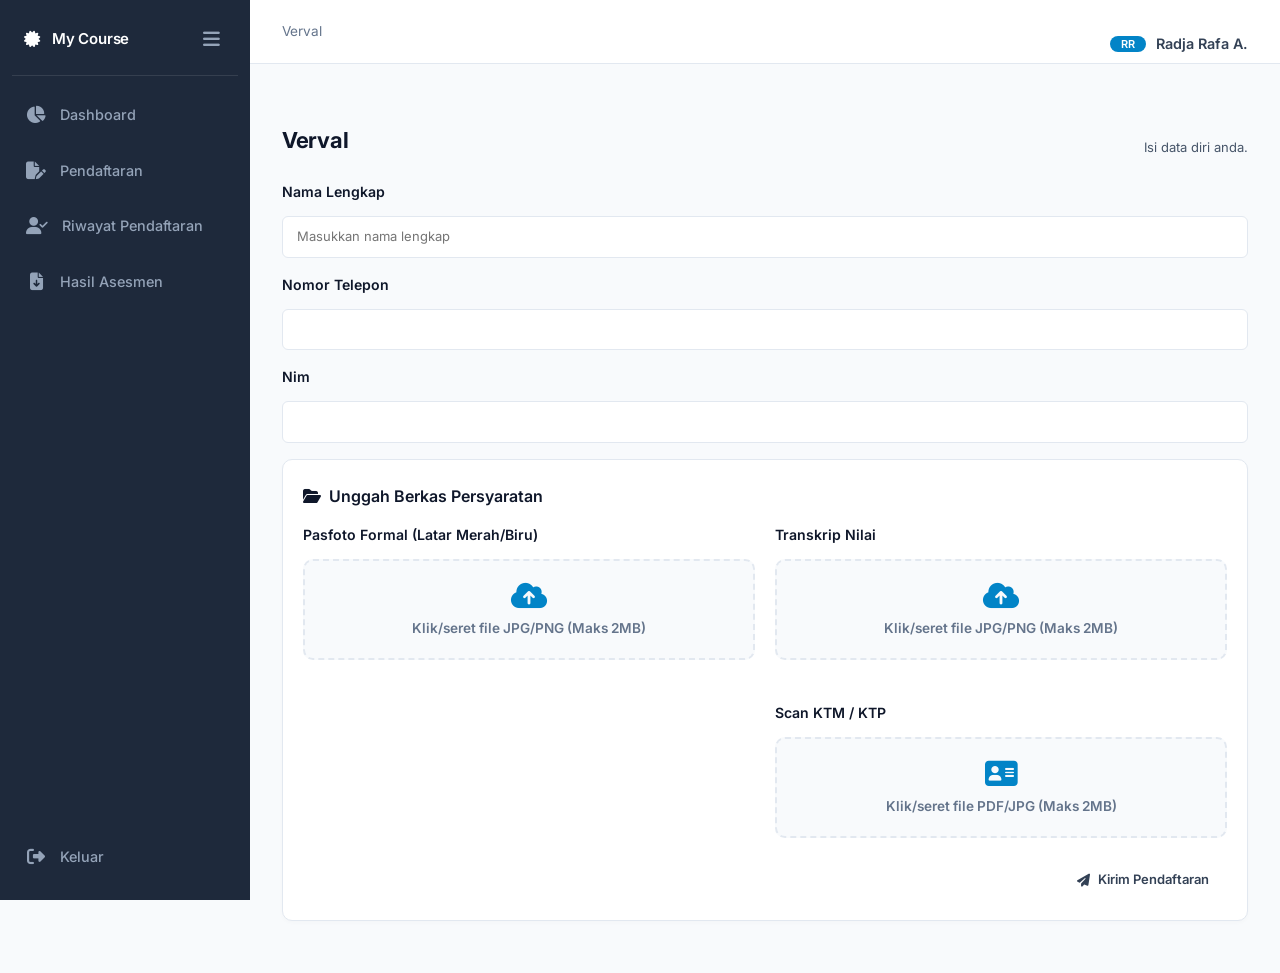
<file: verval.html>
<!DOCTYPE html>
<html lang="id">
<head>
    <meta charset="UTF-8">
    <meta name="viewport" content="width=device-width, initial-scale=1.0">
    <title>Verval - Manajemen Sertikom</title>
    <link href="https://fonts.googleapis.com/css2?family=Inter:wght@300;400;500;600;700&display=swap" rel="stylesheet">
    <link rel="stylesheet" href="https://cdnjs.cloudflare.com/ajax/libs/font-awesome/6.4.0/css/all.min.css">
    <link rel="stylesheet" href="style.css">
    <style>
        
    </style>    
</head>
<body>

    <div id="sidebar-container"></div>

    <div class="main-content">
        <header class="topbar">
            <div><span style="color: #64748b; font-size: 0.85rem;">Verval</span></div>
            <div class="user-profile">
                <div class="user-avatar"  style="height: auto;">RR</div>
                <div class="top-right">
                    <div style="font-weight: 600; font-size: 0.9rem;">Radja Rafa A.</div>

                </div>
            </div>
        </header>

        <div class="container">
            <div class="page-header">
                <h2>Verval </h2>
                <p>Isi data diri anda.</p>
            </div>

            <!-- F007: Alert Peringatan Kuota Habis -->
            <div id="quotaAlert" class="alert-box alert-warning hidden">
                <i class="fa-solid fa-triangle-exclamation fa-lg"></i>
                <span><strong>Peringatan:</strong> Kuota untuk skema yang dipilih telah habis! Pendaftaran tidak dapat dilanjutkan.</span>
            </div>

            <form id="VervalForm">
                    <div class="form-group">
                        <label for="regFullName">Nama Lengkap</label>
                        <div class="input-icon-wrapper">
                            <i class=""></i>
                            <input type="text" id="regFullName" name="fullName" placeholder="Masukkan nama lengkap" required autocomplete="off">
                        </div>
                    </div>

                    <form id="VervalForm">
                    <div class="form-group">
                        <label for="regNoTelp">Nomor Telepon</label>
                        <div class="input-icon-wrapper">
                            <i class=""></i>
                            <input type="number" id="regNoTelp" name="NoTelp placeholder="Masukkan nomor telepon" required autocomplete="off">
                        </div>
                    </div>

                    <form id="VervalForm">
                    <div class="form-group">
                        <label for="regNim">Nim</label>
                        <div class="input-icon-wrapper">
                            <i class=""></i>
                            <input type="number" id="regNim" name="NoNim placeholder="Masukkan Nim required autocomplete="off">
                        </div>
                    </div>

                <!-- F005: Upload Berkas -->
                <div class="card">
                    <h3 class="section-title"><i class="fa-solid fa-folder-open"></i> Unggah Berkas Persyaratan</h3>
                    <div class="form-grid">
                        <div class="form-group">
                            <label>Pasfoto Formal (Latar Merah/Biru)</label>
                            <label class="file-upload-box">
                                <i class="fa-solid fa-cloud-arrow-up" style="font-size: 1.8rem; color:#0284c7; margin-bottom:8px;"></i>
                                <p style="font-size:0.85rem; color:#64748b;">Klik/seret file JPG/PNG (Maks 2MB)</p>
                                <input type="file" id="photoInput" accept="image/*" required>
                            </label>
                        </div>

                        <div class="form-grid">
                        <div class="form-group">
                            <label>Transkrip Nilai</label>
                            <label class="file-upload-box">
                                <i class="fa-solid fa-cloud-arrow-up" style="font-size: 1.8rem; color:#0284c7; margin-bottom:8px;"></i>
                                <p style="font-size:0.85rem; color:#64748b;">Klik/seret file JPG/PNG (Maks 2MB)</p>
                                <input type="file" id="photoInput" accept="image/*" required>
                            </label>
                        </div>
                        
                        <div class="form-group">
                            <label>Scan KTM / KTP</label>
                            <label class="file-upload-box">
                                <i class="fa-solid fa-address-card" style="font-size: 1.8rem; color:#0284c7; margin-bottom:8px;"></i>
                                <p style="font-size:0.85rem; color:#64748b;">Klik/seret file PDF/JPG (Maks 2MB)</p>
                                <input type="file" id="ktmInput" accept=".pdf,image/*" required>
                            </label>
                        </div>
                    </div>
                </div>

                <!-- F008: Auto Close Submit -->
                <div style="display:flex; justify-content:flex-end; gap:12px;">
                    <button type="submit" id="submitBtn" class="btn"><i class="fa-solid fa-paper-plane"></i> Kirim Pendaftaran</button>
                </div>
            </form>
        </div>
    </div>

    <!-- F004: Modal Detail Sertikom -->
    <div id="detailModal" class="modal-overlay hidden">
        <div class="modal-content">
            <h3 id="mTitle" style="color:#0284c7; margin-bottom:12px;">Detail Sertikom</h3>
            <p style="font-size:0.9rem; margin-bottom:8px;"><strong>Deskripsi:</strong> <span id="mDesc">-</span></p>
            <p style="font-size:0.9rem; margin-bottom:8px;"><strong>Jadwal Pelaksanaan:</strong> <span id="mDate">-</span></p>
            <p style="font-size:0.9rem; margin-bottom:8px;"><strong>Persyaratan:</strong> <span id="mReq">-</span></p>
            <p style="font-size:0.9rem; margin-bottom:16px;"><strong>Sisa Kuota:</strong> <span id="mQuota">-</span></p>
            <button type="button" class="btn-primary" onclick="closeDetailModal()">Tutup</button>
        </div>
    </div>

    <script>
        fetch('sidebar.html').then(res => res.text()).then(data => {
            document.getElementById('sidebar-container').innerHTML = data;
            document.getElementById('menu-verval').classList.add('active');
        });

        // F006, F007, F008: Logika Validasi Kuota dan Penutupan Otomatis
        function checkQuotaAndDetail() {
            const select = document.getElementById('schemeSelect');
            const selectedOption = select.options[select.selectedIndex];
            const quota = parseInt(selectedOption.getAttribute('data-quota') || '0');
            const alertBox = document.getElementById('quotaAlert');
            const submitBtn = document.getElementById('submitBtn');

            if (quota <= 0) {
                alertBox.classList.remove('hidden'); // F007: Peringatan
                submitBtn.disabled = true; // F008: Menutup pendaftaran
                submitBtn.style.opacity = '0.5';
                submitBtn.style.cursor = 'not-allowed';
            } else {
                alertBox.classList.add('hidden');
                submitBtn.disabled = false;
                submitBtn.style.opacity = '1';
                submitBtn.style.cursor = 'pointer';
            }
        }

        // F004: Modal Detail Info
        function openDetailModal() {
            const select = document.getElementById('schemeSelect');
            if (!select.value) { 
                alert("Pilih skema sertikom terlebih dahulu!"); 
                return; 
            }
            const opt = select.options[select.selectedIndex];
            
            // Mengambil teks nama skema tanpa teks sisa kuota
            const schemeName = opt.text.split(' (Sisa Kuota:')[0];
            
            document.getElementById('mTitle').innerText = schemeName;
            document.getElementById('mDesc').innerText = opt.getAttribute('data-desc');
            document.getElementById('mDate').innerText = opt.getAttribute('data-date');
            document.getElementById('mReq').innerText = opt.getAttribute('data-req');
            document.getElementById('mQuota').innerText = opt.getAttribute('data-quota') + " Peserta";
            
            document.getElementById('detailModal').classList.remove('hidden');
        }

        function closeDetailModal() {
            document.getElementById('detailModal').classList.add('hidden');
        }

        // F005: Simpan Pendaftaran
        function handleFormSubmit(e) {
            e.preventDefault();
            alert("Pendaftaran berhasil disimpan ke sistem!");
            window.location.href = "dashboard_peserta.html";
        }

        function handleFormSubmit(e) {
        e.preventDefault();
        const select = document.getElementById('schemeSelect');
        const quota = parseInt(select.options[select.selectedIndex].getAttribute('data-quota') || '0');

        if (quota <= 0) {
            alert("Pendaftaran gagal: Kuota skema ini sudah habis.");
            return;
        }

        alert("Pendaftaran berhasil disimpan ke sistem!");
        window.location.href = "dashboard_peserta.html";
    }
    </script>
</body>
</html>
</file>
<file: style.css>
/* ==========================================================================
   1. RESET & VARIABLES
   ========================================================================== */
@import url('https://fonts.googleapis.com/css2?family=Inter:wght@400;500;600;700&display=swap');

*, *::before, *::after {
    box-sizing: border-box;
    margin: 0;
    padding: 0;
}

:root {
    /* Color Palette */
    --bg-main: #f8fafc;
    --bg-surface: #ffffff;
    --bg-subtle: #f1f5f9;
    
    --text-primary: #0f172a;
    --text-secondary: #475569;
    --text-muted: #64748b;
    
    --border-color: #e2e8f0;
    --border-subtle: #f1f5f9;
    
    --brand-primary: #0284c7;
    --brand-hover: #0369a1;
    --brand-light: #e0f2fe;
    
    --sidebar-bg: #0f172a;
    --sidebar-text: #94a3b8;
    --sidebar-hover: #1e293b;
    --sidebar-active: #2563eb;
    
    /* Utility */
    --radius-sm: 6px;
    --radius-md: 10px;
    --radius-lg: 14px;
    --radius-full: 9999px;
    
    --shadow-sm: 0 1px 2px 0 rgba(0, 0, 0, 0.05);
    --shadow-md: 0 4px 6px -1px rgba(0, 0, 0, 0.05), 0 2px 4px -2px rgba(0, 0, 0, 0.05);
    
    --transition: all 0.2s cubic-bezier(0.4, 0, 0.2, 1);
}

/* ==========================================================================
   2. BASE TYPOGRAPHY & ELEMENTS
   ========================================================================== */
body {
    font-family: 'Inter', system-ui, -apple-system, BlinkMacSystemFont, "Segoe UI", Roboto, sans-serif;
    background-color: var(--bg-main);
    color: var(--text-primary);
    font-size: 13px;
    line-height: 1.5;
    -webkit-font-smoothing: antialiased;
}

button, input, select, textarea {
    font: inherit;
    color: inherit;
}

button {
    cursor: pointer;
    border: none;
    background: none;
    font-weight: 600;
    border-radius: var(--radius-sm);
    transition: var(--transition);
}

/* ==========================================================================
   3. LAYOUT STRUCTURE & SIDEBAR
   ========================================================================== */
.app {
    display: flex;
    min-height: 100vh;
}

.main, .main-content {
    margin-left: 250px;
    width: calc(100% - 250px);
    min-height: 100vh;
    display: flex;
    flex-direction: column;
    flex-grow: 1;
    background-color: var(--bg-main);
}

.sidebar {
    width: 250px;
    background-color: var(--sidebar-bg);
    color: var(--sidebar-text);
    padding: 24px 16px;
    position: fixed;
    top: 0;
    bottom: 0;
    left: 0;
    display: flex;
    flex-direction: column;
    justify-content: space-between;
    z-index: 10;
    flex-shrink: 0;
}

.sidebar-top {
    display: flex;
    flex-direction: column;
    gap: 20px;
}

.brand, .logo {
    display: flex;
    align-items: center;
    gap: 12px;
    padding: 0 8px 24px;
    border-bottom: 1px solid rgba(255, 255, 255, 0.08);
}

.logo-box {
    width: 36px;
    height: 36px;
    border-radius: var(--radius-md);
    background-color: var(--brand-primary);
    color: #ffffff;
    display: grid;
    place-items: center;
    font-weight: 700;
    font-size: 13px;
}

.brand span, .logo strong {
    color: #ffffff;
    font-size: 15px;
    font-weight: 600;
    letter-spacing: -0.2px;
}

.logo small {
    display: block;
    color: var(--sidebar-text);
    font-size: 10px;
    margin-top: 1px;
}

.menu-title {
    font-size: 10px;
    text-transform: uppercase;
    letter-spacing: 0.8px;
    color: #64748b;
    font-weight: 600;
    margin: 24px 10px 8px;
}

.menu-list { 
    list-style: none; 
}

.menu-item { 
    margin-bottom: 4px; 
}

.menu, .menu-item a {
    width: 100%;
    display: flex;
    align-items: center;
    gap: 12px;
    padding: 10px 12px;
    color: var(--sidebar-text);
    text-decoration: none;
    border-radius: var(--radius-sm);
    font-size: 13px;
    font-weight: 500;
    transition: var(--transition);
}

.menu span { 
    font-size: 15px; 
}

.menu:hover, .menu-item a:hover {
    background-color: var(--sidebar-hover);
    color: #ffffff;
}

.menu.active, .menu-item.active a {
    background-color: var(--sidebar-active);
    color: #ffffff;
}

.menu-btn {
    width: 100%;
    display: flex;
    align-items: center;
    gap: 10px;
    padding: 10px 12px;
    background: var(--bg-subtle);
    border-radius: var(--radius-sm);
    color: var(--text-primary);
    font-weight: 600;
    text-align: left;
}

.menu-btn:hover {
    background: #e2e8f0;
}

.user-mini, .user-profile {
    margin-top: auto;
    padding-top: 16px;
    border-top: 1px solid rgba(255, 255, 255, 0.08);
    display: flex;
    align-items: center;
    gap: 10px;
}

.user-mini strong { display: block; color: #ffffff; font-size: 12px; }
.user-mini small { color: var(--sidebar-text); font-size: 10px; }

.avatar, .user-avatar {
    width: 36px;
    height: 36px;
    border-radius: var(--radius-full);
    background-color: var(--brand-primary);
    color: #ffffff;
    display: grid;
    place-items: center;
    font-size: 11px;
    font-weight: 600;
    flex-shrink: 0;
}

.avatar.small { 
    width: 28px; 
    height: 28px; 
}

/* ==========================================================================
   4. TOPBAR HEADER
   ========================================================================== */
.topbar {
    height: 64px;
    background-color: var(--bg-surface);
    border-bottom: 1px solid var(--border-color);
    display: flex;
    justify-content: space-between;
    align-items: center;
    padding: 0 32px;
    position: sticky;
    top: 0;
    z-index: 5;
}

.top-label {
    font-size: 10px;
    text-transform: uppercase;
    letter-spacing: 0.8px;
    color: var(--text-muted);
    font-weight: 600;
}

.topbar h2 {
    font-size: 18px;
    font-weight: 600;
    color: var(--text-primary);
}

.top-right {
    display: flex;
    align-items: center;
    gap: 16px;
}

.notification {
    background-color: var(--bg-subtle);
    width: 36px;
    height: 36px;
    border-radius: var(--radius-md);
    color: var(--text-secondary);
    display: grid;
    place-items: center;
    transition: var(--transition);
}

.notification:hover { 
    background-color: var(--border-color); 
}

.top-user { 
    display: flex; 
    align-items: center; 
    gap: 8px; 
    color: var(--text-secondary); 
    font-weight: 600;
}

/* ==========================================================================
   5. PAGES & CARDS
   ========================================================================== */

   .welcome-card { background: linear-gradient(135deg, #0284c7 0%, #0369a1 100%); color: white; padding: 24px; border-radius: 12px; margin-bottom: 24px; }
        .stats-grid { display: grid; grid-template-columns: repeat(auto-fit, minmax(220px, 1fr)); gap: 20px; margin-bottom: 32px; }
        .badge { display: inline-block; padding: 4px 10px; border-radius: 20px; font-size: 0.8rem; font-weight: 600; margin-top: 8px; }
        .badge-success { background-color: #dcfce7; color: #15803d; }
        .stepper { display: flex; justify-content: space-between; background: #fff; padding: 24px; border-radius: 12px; border: 1px solid #e2e8f0; margin-bottom: 32px; }
        .step { flex: 1; text-align: center; position: relative; }
        .step:not(:last-child)::after { content: ''; position: absolute; top: 20px; right: -50%; width: 100%; height: 2px; background-color: #e2e8f0; }
        .step.completed:not(:last-child)::after { background-color: #0284c7; }
        .step-icon { width: 40px; height: 40px; border-radius: 50%; background-color: #f1f5f9; color: #64748b; display: flex; align-items: center; justify-content: center; margin: 0 auto 8px; position: relative; z-index: 2; }
        .step.completed .step-icon { background-color: #0284c7; color: #fff; }
        .step.active .step-icon { background-color: #38bdf8; color: #fff; box-shadow: 0 0 0 4px #e0f2fe; }

.container, .page {
    padding: 32px;
    max-width: 1200px;
    margin: 0 auto;
    width: 100%;
}

/* PASTIKAN HALAMAN AKTIF DAPAT TAMPIL METODE DISPLAY inline-style JS */
.page {
    display: none;
}

.page.active {
    display: block !important;
}

.page-header, .page-head {
    margin-bottom: 24px;
    display: flex;
    justify-content: space-between;
    align-items: flex-end;
    flex-wrap: wrap;
    gap: 16px;
}

.role-label {
    font-size: 0.75rem;
    font-weight: 700;
    letter-spacing: 0.05em;
    color: var(--text-muted);
    text-transform: uppercase;
}

.page-header h2, .page-head h1 {
    font-size: 22px;
    font-weight: 700;
    color: var(--text-primary);
    letter-spacing: -0.3px;
    margin-top: 4px;
}

.page-header p, .page-head p {
    color: var(--text-secondary);
    font-size: 13px;
    margin-top: 4px;
}

.head-actions {
    display: flex;
    gap: 10px;
}

.card, .welcome, .empty {
    background: var(--bg-surface);
    border-radius: var(--radius-lg);
    border: 1px solid var(--border-color);
    padding: 24px;
    box-shadow: var(--shadow-sm);
    margin-bottom: 24px;
    overflow: hidden;
}

.card-head {
    display: flex;
    justify-content: space-between;
    align-items: center;
    gap: 16px;
    padding-bottom: 12px;
    border-bottom: 1px solid var(--border-color);
}

.card-head .label, .label {
    font-size: 10px;
    text-transform: uppercase;
    letter-spacing: 0.8px;
    color: var(--text-muted);
    font-weight: 600;
}

.card h3 {
    font-size: 16px;
    font-weight: 600;
    color: var(--text-primary);
    margin-top: 4px;
}

.welcome {
    display: flex;
    justify-content: space-between;
    align-items: center;
}

.welcome h1 { font-size: 22px; font-weight: 700; color: var(--text-primary); margin-bottom: 4px; }
.welcome p { color: var(--text-secondary); }
.welcome span { font-size: 12px; color: var(--text-muted); }

/* Profile Card */
.profile-card {
    display: flex;
    align-items: center;
    gap: 20px;
    padding: 24px;
}

.profile-avatar {
    width: 64px;
    height: 64px;
    background-color: var(--bg-subtle);
    color: var(--text-secondary);
    font-weight: 700;
    border-radius: 50%;
    display: grid;
    place-items: center;
    font-size: 1.5rem;
}

/* ==========================================================================
   6. STATS & GRIDS
   ========================================================================== */
.stats, .role-stats {
    display: grid;
    grid-template-columns: repeat(auto-fit, minmax(200px, 1fr));
    gap: 16px;
    margin-bottom: 24px;
}

.stat, .role-stat {
    background: var(--bg-surface);
    border: 1px solid var(--border-color);
    border-radius: var(--radius-md);
    padding: 20px;
    display: flex;
    align-items: center;
    gap: 16px;
    box-shadow: var(--shadow-sm);
}

.stat-icon {
    width: 42px;
    height: 42px;
    border-radius: var(--radius-md);
    display: grid;
    place-items: center;
    font-weight: 600;
}

.stat-icon.navy, .stat-icon.blue { background: var(--brand-light); color: var(--brand-primary); }
.stat-icon.gray { background: var(--bg-subtle); color: var(--text-secondary); }
.stat-icon.green { background: #f0fdf4; color: #16a34a; }

.stat span, .role-stat span { display: block; color: var(--text-muted); font-size: 11px; font-weight: 600; }
.stat strong, .role-stat strong { font-size: 22px; font-weight: 700; color: var(--text-primary); }
.role-stat small { font-size: 0.75rem; color: var(--text-muted); }

.grid-two, .role-grid, .admin-grid {
    display: grid;
    grid-template-columns: 1.4fr 1fr;
    gap: 20px;
}

/* ==========================================================================
   7. BUTTONS, INPUTS & FORMS
   ========================================================================== */
.btn, .primary, .btn-primary, .secondary, .btn-secondary {
    display: inline-flex;
    align-items: center;
    justify-content: center;
    gap: 8px;
    padding: 10px 18px;
    border-radius: var(--radius-sm);
    font-size: 13px;
    font-weight: 600;
    transition: var(--transition);
    text-decoration: none;
}

.btn-primary, .primary {
    background-color: var(--brand-primary);
    color: #ffffff;
    border: none;
}
.btn-primary:hover, .primary:hover { 
    background-color: var(--brand-hover); 
    opacity: 0.95;
}

.btn-secondary, .btn-outline, .secondary {
    background-color: var(--bg-surface);
    border: 1px solid var(--border-color);
    color: var(--text-primary);
}
.btn-secondary:hover, .btn-outline:hover, .secondary:hover { 
    background-color: var(--bg-subtle); 
}

.btn-action-approve { background-color: #16a34a; color: #ffffff; padding: 6px 12px; font-size: 0.8rem; }
.btn-action-reject { background-color: #dc2626; color: #ffffff; padding: 6px 12px; font-size: 0.8rem; }
.btn-action-view { background-color: var(--brand-primary); color: #ffffff; padding: 6px 12px; font-size: 0.8rem; }
.btn-action-approve:hover, .btn-action-reject:hover, .btn-action-view:hover { opacity: 0.9; }

.full { width: 100%; }

.search {
    background: var(--bg-surface);
    border: 1px solid var(--border-color);
    padding: 12px;
    border-radius: var(--radius-md);
    display: flex;
    gap: 10px;
    margin-bottom: 20px;
}

.form-grid { display: grid; grid-template-columns: repeat(auto-fit, minmax(280px, 1fr)); gap: 20px; }
.form-group { display: flex; flex-direction: column; gap: 8px; margin-bottom: 16px; }
.form-row { display: grid; grid-template-columns: 1fr 1fr; gap: 12px; margin-bottom: 12px; }

label {
    display: block;
    font-size: 0.88rem;
    font-weight: 600;
    color: var(--text-primary);
    margin-bottom: 6px;
}

input[type="text"], input[type="email"], input[type="number"], select, textarea, .search input {
    width: 100%;
    border: 1px solid var(--border-color);
    border-radius: var(--radius-sm);
    padding: 10px 14px;
    outline: none;
    font-size: 13px;
    background-color: var(--bg-surface);
    transition: var(--transition);
}

input:focus, select:focus, textarea:focus {
    border-color: var(--brand-primary);
    box-shadow: 0 0 0 3px rgba(2, 132, 199, 0.15);
}

textarea { resize: vertical; min-height: 80px; }

.file-upload-box {
    border: 2px dashed var(--border-color);
    padding: 20px;
    border-radius: var(--radius-md);
    text-align: center;
    background-color: var(--bg-main);
    cursor: pointer;
    display: block;
}

.file-upload-box input[type="file"] { display: none; }

/* ==========================================================================
   8. TABLES, BADGES & SCHEDULING COMPONENTS
   ========================================================================== */
.badge, .status {
    font-size: 11px;
    padding: 4px 10px;
    border-radius: var(--radius-full);
    font-weight: 600;
    display: inline-block;
}

.badge, .blue-status { background: var(--brand-light); color: var(--brand-primary); }
.green-status { background: #f0fdf4; color: #16a34a; }

.badge-pending, .count-badge { background-color: #fef3c7; color: #b45309; padding: 4px 10px; border-radius: 12px; font-size: 0.8rem; font-weight: 600; display: inline-block; }
.badge-approved { background-color: #dcfce7; color: #15803d; padding: 4px 10px; border-radius: 12px; font-size: 0.8rem; font-weight: 600; display: inline-block; }
.badge-rejected { background-color: #fee2e2; color: #b91c1c; padding: 4px 10px; border-radius: 12px; font-size: 0.8rem; font-weight: 600; display: inline-block; }

/* Tables */
.simple-table { width: 100%; display: flex; flex-direction: column; overflow-x: auto;text-align:center; }
.simple-row {
    display: grid;
    grid-template-columns: 2fr 2fr 2fr 1.5fr 1.5fr 2fr 2fr;
    gap: 12px;
    align-items: center;
    padding: 14px 20px;
    border-bottom: 1px solid var(--border-color);
    font-size: 12px;
    color: var(--text-secondary);
}

.simple-row:last-child { border-bottom: none; }
.table-verifikasi .simple-row { grid-template-columns: 2fr 2fr 2fr 1.5fr 1.5fr 1fr 2fr; }
.table-rekap .simple-row { grid-template-columns: 1.5fr 2fr 2fr 1.5fr 1.5fr 2fr; }
.table-input-sertifikasi .simple-row { grid-template-columns: 1.5fr 2fr 2fr 1fr; }
.table-input-jadwal .simple-row { grid-template-columns: 1.5fr 1fr 1.5fr 1fr 1.5fr; }
.table-input-sertifikat .simple-row { grid-template-columns: 1fr 1.5fr; }

.table-title {
    background-color: var(--bg-main);
    font-weight: 600;
    color: var(--text-muted);
    font-size: 11px;
    text-transform: uppercase;
    letter-spacing: 0.05em;
}

.action-group { display: flex;justify-content:center; gap: 6px;}

.done-text {
    color: #16a34a;
    font-weight: 600;
    font-size: 0.85rem;
    display: flex;
    align-items: center;
    gap: 4px;
}

/* Schedule & Mini Person */
.assessor-schedule { display: flex; flex-direction: column; }
.schedule-row {
    display: flex;
    align-items: center;
    gap: 16px;
    padding: 16px 20px;
    border-bottom: 1px solid var(--border-color);
}
.schedule-row:last-child { border-bottom: none; }
.schedule-date {
    background-color: var(--bg-subtle);
    border-radius: 8px;
    padding: 8px 12px;
    text-align: center;
    min-width: 54px;
}
.schedule-date b { display: block; font-size: 1.1rem; line-height: 1; }
.schedule-date small { font-size: 0.7rem; color: var(--text-muted); font-weight: 700; }

.mini-person {
    display: flex;
    align-items: center;
    gap: 12px;
    padding: 12px 20px;
    border-bottom: 1px solid var(--border-color);
}
.mini-person:last-child { border-bottom: none; }
.mini-person small { color: var(--text-muted); font-size: 0.8rem; }

/* Timeline & Progress */
.progress-info { display: flex; justify-content: space-between; color: var(--text-secondary); font-size: 12px; margin: 20px 0 8px; }
.progress { height: 6px; background: var(--bg-subtle); border-radius: var(--radius-full); overflow: hidden; }
.progress div { height: 100%; background: var(--brand-primary); border-radius: var(--radius-full); }

.timeline { margin-top: 20px; display: grid; grid-template-columns: 1fr 1fr; gap: 16px; }
.timeline-item { display: flex; gap: 12px; align-items: center; color: var(--text-muted); }
.timeline-item > span {
    width: 28px; height: 28px; border-radius: var(--radius-full);
    background: var(--bg-subtle); display: grid; place-items: center; font-size: 11px;
}
.timeline-item.done > span { background: var(--brand-light); color: var(--brand-primary); }
.timeline-item.current > span { background: var(--brand-primary); color: #ffffff; }

/* Info List & Logout */
.info-list { margin-top: 10px; font-size: 0.85rem; color: var(--text-secondary); background: var(--bg-subtle); padding: 12px; border-radius: var(--radius-md); }
.info-list p { margin: 4px 0; }

.logout-wrapper { margin-top: 32px; padding: 12px 0; text-align: right; }
.logout-link {
    color: #dc2626;
    text-decoration: none;
    font-weight: 600;
    font-size: 0.9rem;
    display: inline-flex;
    align-items: center;
    gap: 8px;
}
.logout-link:hover { text-decoration: underline; }

/* ==========================================================================
   9. MODALS & ALERTS
   ========================================================================== */
.modal-panel, .modal-overlay {
    display: none;
    position: fixed;
    inset: 0;
    width: 100vw;
    height: 100vh;
    background: rgba(15, 23, 42, 0.4);
    backdrop-filter: blur(4px);
    z-index: 1000;
    align-items: center;
    justify-content: center;
    padding: 20px;
}

/* RESET & BASE STYLES */
* {
    margin: 0;
    padding: 0;
    box-sizing: border-box;
    font-family: 'Inter', sans-serif;
}

body {
    background-color: #f8fafc;
    color: #334155;
    display: flex;
}

/* MAIN CONTENT CONTAINER */
.main-content {
    flex: 1;
    margin-left: 260px; /* Sesuaikan dengan lebar sidebar asli */
    min-height: 100vh;
    transition: margin-left 0.3s ease; /* Transisi halus saat sidebar toggle */
    width: calc(100% - 260px);
}

/* KETIKA SIDEBAR DITUTUP (COLLAPSED) */
body.sidebar-collapsed .main-content {
    margin-left: 80px; /* Sesuaikan dengan lebar sidebar versi ciptaan/kuncian */
    width: calc(100% - 80px);
}

/* TOPBAR STYLES */
.topbar {
    display: flex;
    justify-content: space-between;
    align-items: center;
    padding: 16px 32px;
    background-color: #ffffff;
    border-bottom: 1px solid #e2e8f0;
    position: sticky;
    top: 0;
    z-index: 99;
    width: 100%;
    box-sizing: border-box;
}

/* BAGIAN KIRI TOPBAR */
.topbar > div:first-child {
    flex-grow: 1;
}

.top-label {
    font-size: 0.75rem;
    font-weight: 600;
    color: #64748b;
    letter-spacing: 0.5px;
    text-transform: uppercase;
}

.topbar h2 {
    font-size: 1.25rem;
    font-weight: 700;
    color: #0f172a;
    margin-top: 2px;
}

/* BAGIAN KANAN TOPBAR (DIBUAT TETAP/TIDAK BERGERAK TERDISTORSI) */
.top-right {
    display: flex;
    align-items: center;
    gap: 16px;
    flex-shrink: 0; /* Mencegah bagian kanan menciut/mendorong tidak teratur */
}

.top-user {
    display: flex;
    align-items: center;
    gap: 10px;
    font-weight: 600;
    color: #1e293b;
    font-size: 0.9rem;
}

.avatar.small {
    width: 36px;
    height: 36px;
    background-color: #2563eb;
    color: #ffffff;
    border-radius: 50%;
    display: flex;
    align-items: center;
    justify-content: center;
    font-size: 0.85rem;
    font-weight: 700;
}

/* CONTAINER & CONTENT STYLES */
.container {
    padding: 32px;
}

.welcome-card {
    background: linear-gradient(135deg, #1e3a8a 0%, #2563eb 100%);
    color: #ffffff;
    padding: 24px 30px;
    border-radius: 12px;
    margin-bottom: 24px;
    box-shadow: 0 4px 12px rgba(37, 99, 235, 0.15);
}

.stats-grid {
    display: grid;
    grid-template-columns: repeat(auto-fit, minmax(220px, 1fr));
    gap: 20px;
    margin-bottom: 30px;
}

.card {
    background-color: #ffffff;
    padding: 20px;
    border-radius: 10px;
    border: 1px solid #e2e8f0;
    box-shadow: 0 2px 4px rgba(0,0,0,0.02);
}

.badge {
    display: inline-block;
    padding: 4px 8px;
    border-radius: 4px;
    font-size: 0.75rem;
    font-weight: 600;
    margin-top: 8px;
}

.badge-success {
    background-color: #dcfce7;
    color: #166534;
}

.section-title {
    font-size: 1.1rem;
    font-weight: 700;
    color: #1e293b;
    margin-bottom: 16px;
    display: flex;
    align-items: center;
    gap: 8px;
}

/* STEPPER ALUR */
.stepper {
    display: flex;
    justify-content: space-between;
    background: #ffffff;
    padding: 20px;
    border-radius: 10px;
    border: 1px solid #e2e8f0;
    margin-bottom: 30px;
}

.step {
    display: flex;
    flex-direction: column;
    align-items: center;
    gap: 8px;
    color: #94a3b8;
    font-weight: 500;
}

.step.active {
    color: #2563eb;
    font-weight: 600;
}

.step.completed {
    color: #059669;
}

.step-icon {
    width: 36px;
    height: 36px;
    border-radius: 50%;
    background: #f1f5f9;
    display: flex;
    align-items: center;
    justify-content: center;
}

.step.active .step-icon {
    background: #eff6ff;
    color: #2563eb;
}

.step.completed .step-icon {
    background: #dcfce7;
    color: #059669;
}

.modal-panel.show, .modal-panel.active { display: flex; }

.modal-card, .modal-content {
    width: min(500px, 100%);
    background: var(--bg-surface);
    border-radius: var(--radius-lg);
    padding: 28px;
    box-shadow: var(--shadow-md);
}

.modal-head {
    display: flex;
    justify-content: space-between;
    align-items: flex-start;
    margin-bottom: 20px;
}

.modal-head h2 { margin: 4px 0 0 0; font-size: 1.25rem; }

.close-btn {
    background: none;
    border: none;
    font-size: 1.5rem;
    color: var(--text-muted);
    line-height: 1;
}

.alert-box { padding: 12px 16px; border-radius: 8px; margin-bottom: 20px; font-size: 0.9rem; display: flex; align-items: center; gap: 10px; }
.alert-warning { background-color: #fef3c7; color: #92400e; border: 1px solid #fde68a; }
.hidden { display: none !important; }

/* ==========================================================================
   10. RESPONSIVE DESIGN
   ========================================================================== */
@media (max-width: 900px) {
    .sidebar { width: 200px; }
    .main, .main-content { margin-left: 200px; width: calc(100% - 200px); }
    .stats, .role-stats, .grid-two, .role-grid, .admin-grid { grid-template-columns: 1fr; }
    .container, .page { padding: 20px; }
    .topbar { padding: 0 20px; }
}

@media (max-width: 650px) {
    .sidebar { display: none; }
    .main, .main-content { margin-left: 0; width: 100%; }
    .welcome { flex-direction: column; align-items: flex-start; gap: 16px; }
}

/* Styling Tombol Aksi Tabel (Input Nilai & Lihat Nilai) */
.table-btn.btn-action {
    background-color: #e0f2fe;     
    color: #0284c7;                
    border: none;
    padding: 6px 16px;
    border-radius: 20px;           
    font-weight: 600;
    font-size: 0.85rem;
    cursor: pointer;
    transition: all 0.2s ease-in-out; 
}


.table-btn.btn-action:hover {
    background-color: #0284c7;     
    color: #ffffff;                
    transform: translateY(-1px);   
    box-shadow: 0 4px 6px -1px rgba(2, 132, 199, 0.2);
}

/* Efek saat tombol diklik */
.table-btn.btn-action:active {
    transform: translateY(0);
}

/* Varian gaya opsional untuk tombol "Lihat Nilai" */
.table-btn.btn-action.btn-outline {
    background-color: #f1f5f9;
    color: #475569;
}

.table-btn.btn-action.btn-outline:hover {
    background-color: #64748b;
    color: #ffffff;
    box-shadow: 0 4px 6px -1px rgba(100, 116, 139, 0.2);
}

/* 1. Atur layout app agar main mengisi seluruh layar tanpa sidebar */
.app {
    display: block; 
    width: 100%;
}

.main {
    margin-left: 0; 
    width: 100%;
    padding: 24px 40px; 
}

/* 2. Styling Tombol Keluar di Topbar Kanan */
.top-right {
    display: flex;
    align-items: center;
    gap: 16px;
}

.btn-logout {
    display: flex;
    align-items: center;
    gap: 8px;
    padding: 8px 16px;
    background-color: #fef2f2;
    color: #dc2626;
    border-radius: 8px;
    text-decoration: none;
    font-weight: 600;
    font-size: 0.9rem;
    transition: all 0.2s ease;
}

.btn-logout:hover {
    background-color: #dc2626;
    color: #ffffff;
}

/* FIX LAYOUT FULL WIDTH */
body {
    margin: 0;
    padding: 0;
    background-color: #f8fafc; 
}

.app {
    display: block !important;
    width: 100% !important;
    max-width: 100% !important;
}

.main {
    margin-left: 0 !important;
    padding: 20px 40px !important;
    width: 100% !important;
    box-sizing: border-box;
}

/* FIX TOPBAR KIRI & KANAN */
.topbar {
    display: flex !important;
    justify-content: space-between !important;
    align-items: center !important;
    width: 100% !important;
    margin-bottom: 24px !important;
}

.top-right {
    display: flex !important;
    align-items: center !important;
    gap: 16px !important;
}

/* FIX KARTU SUPAYA RAPI DAN MELEBAR */
.card, .role-card, .assessor-table-card {
    width: 100% !important;
    box-sizing: border-box;
    margin-bottom: 20px !important;
}

/* Badge Status Kompeten & Belum Kompeten */
.status-badge {
    display: inline-block;
    padding: 4px 12px;
    border-radius: 12px;
    font-size: 0.85rem;
    font-weight: 600;
    width: fit-content;
}

.status-badge.kompeten {
    background-color: #dcfce7;
    color: #166534;
}

.status-badge.belum-kompeten {
    background-color: #fee2e2;
    color: #991b1b;
}

/* Modal View Score Styling */
.detail-box {
    display: flex;
    gap: 16px;
    margin-bottom: 16px;
}

.detail-item {
    flex: 1;
    background-color: #f8fafc;
    padding: 12px;
    border-radius: 8px;
    border: 1px solid #e2e8f0;
    text-align: center;
}

.detail-item small {
    display: block;
    color: #64748b;
    font-size: 0.8rem;
    margin-bottom: 4px;
}

.detail-item strong {
    font-size: 1.25rem;
    color: #0f172a;
}

.detail-field label {
    display: block;
    font-size: 0.85rem;
    color: #64748b;
    margin-bottom: 6px;
    font-weight: 600;
}

.note-box {
    background-color: #f8fafc;
    border: 1px solid #e2e8f0;
    padding: 10px 12px;
    border-radius: 8px;
    margin: 0;
    color: #334155;
    font-size: 0.9rem;
}

/* STYLING TOMBOL ACTION & OUTLINE */
.table-btn.btn-action {
    background-color: #0284c7;
    color: #ffffff;
    border: none;
    padding: 6px 14px;
    border-radius: 6px;
    cursor: pointer;
    font-weight: 500;
    transition: all 0.2s ease;
}

.table-btn.btn-action:hover {
    background-color: #0369a1;
}

/* Tombol Lihat Nilai (Outline Biru Soft) */
.table-btn.btn-action.btn-outline {
    background-color: #e0f2fe;
    color: #0369a1;
    border: 1px solid #bae6fd;
}

.table-btn.btn-action.btn-outline:hover {
    background-color: #bae6fd;
}

/* STYLING BADGE STATUS */
.status-badge {
    display: inline-block;
    padding: 4px 12px;
    border-radius: 12px;
    font-size: 0.85rem;
    font-weight: 600;
    width: fit-content;
}

.status-badge.kompeten {
    background-color: #dcfce7;
    color: #166534;
}

.status-badge.belum-kompeten {
    background-color: #fee2e2;
    color: #991b1b;
}

/* STYLING POP-UP MODAL DETAIL NILAI */
.modal-panel {
    position: fixed;
    top: 0;
    left: 0;
    width: 100vw;
    height: 100vh;
    background-color: rgba(15, 23, 42, 0.5);
    display: flex;
    align-items: center;
    justify-content: center;
    opacity: 0;
    visibility: hidden;
    transition: all 0.3s ease;
    z-index: 999;
}

.modal-panel.active {
    opacity: 1;
    visibility: visible;
}

.modal-card {
    background: #ffffff;
    padding: 24px;
    border-radius: 12px;
    width: 100%;
    max-width: 450px;
    box-shadow: 0 10px 25px rgba(0,0,0,0.1);
}

.modal-head {
    display: flex;
    justify-content: space-between;
    align-items: center;
    margin-bottom: 20px;
}

.close-btn {
    background: none;
    border: none;
    font-size: 1.5rem;
    cursor: pointer;
    color: #64748b;
}

.detail-box {
    display: flex;
    gap: 16px;
    margin-bottom: 16px;
}

.detail-item {
    flex: 1;
    background-color: #f8fafc;
    padding: 12px;
    border-radius: 8px;
    border: 1px solid #e2e8f0;
    text-align: center;
}

.detail-item small {
    display: block;
    color: #64748b;
    font-size: 0.8rem;
    margin-bottom: 4px;
}

.detail-item strong {
    font-size: 1.25rem;
    color: #0f172a;
}

.detail-field label {
    display: block;
    font-size: 0.85rem;
    color: #64748b;
    margin-bottom: 6px;
    font-weight: 600;
}

.note-box {
    background-color: #f8fafc;
    border: 1px solid #e2e8f0;
    padding: 10px 12px;
    border-radius: 8px;
    margin: 0;
    color: #334155;
    font-size: 0.9rem;
}

/* FIX MODAL DISPLAY & Z-INDEX */
.modal-panel {
    position: fixed !important;
    top: 0 !important;
    left: 0 !important;
    width: 100vw !important;
    height: 100vh !important;
    background: rgba(15, 23, 42, 0.6) !important;
    display: flex !important;
    align-items: center !important;
    justify-content: center !important;
    opacity: 0 !important;
    pointer-events: none !important;
    transition: opacity 0.2s ease !important;
    z-index: 9999 !important;
}

.modal-panel.active {
    opacity: 1 !important;
    pointer-events: auto !important;
}

/* TOMBOL LIHAT NILAI */
.table-btn.btn-outline {
    background-color: #e0f2fe !important;
    color: #0369a1 !important;
    border: 1px solid #bae6fd !important;
    cursor: pointer !important;
}

.table-btn.btn-outline:hover {
    background-color: #bae6fd !important;
}

#admin.operator-page #table-rekap-pendaftaran .simple-row {
    grid-template-columns: minmax(180px, 1.3fr) repeat(3, minmax(110px, 0.8fr)) minmax(240px, 1.8fr) minmax(140px, 1fr);
    min-width: 980px;
    align-items: center;
}

#admin.operator-page #table-rekap-pendaftaran .simple-row > div {
    text-align: center;
}
</file>
